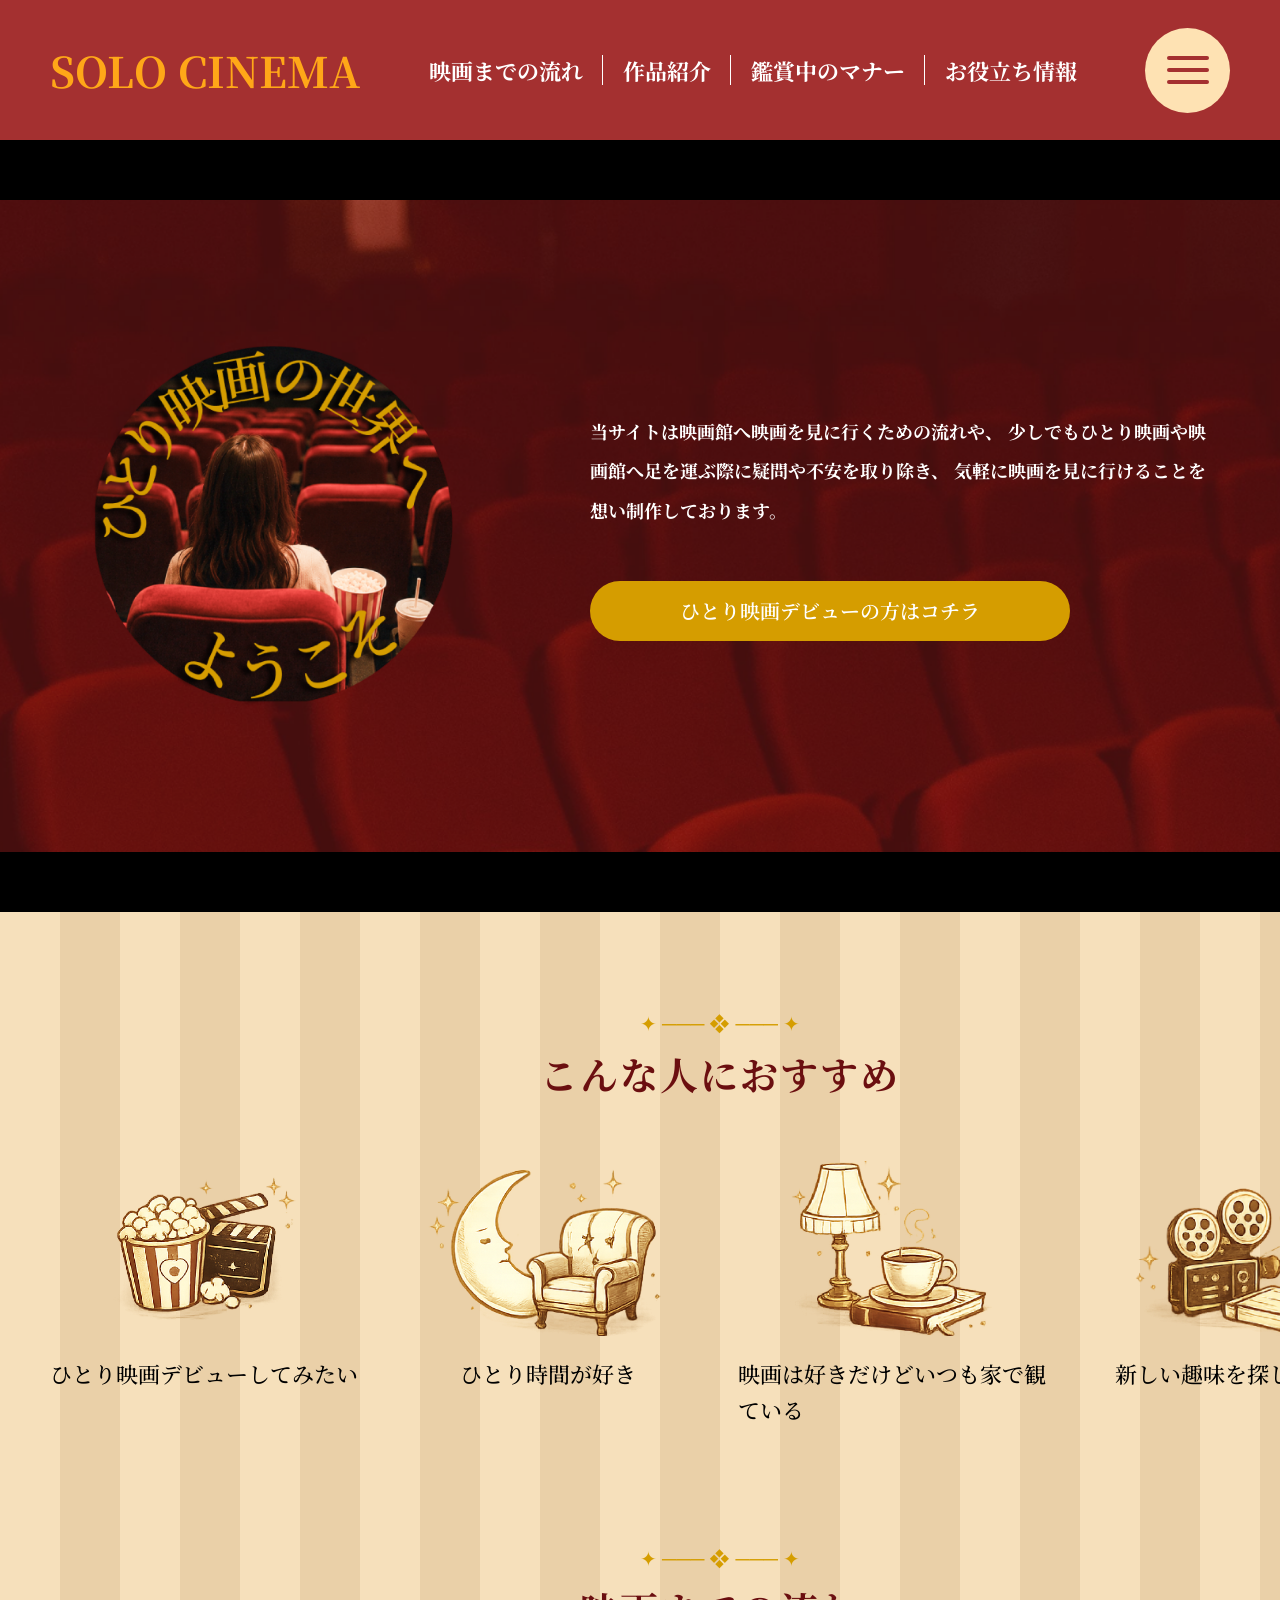
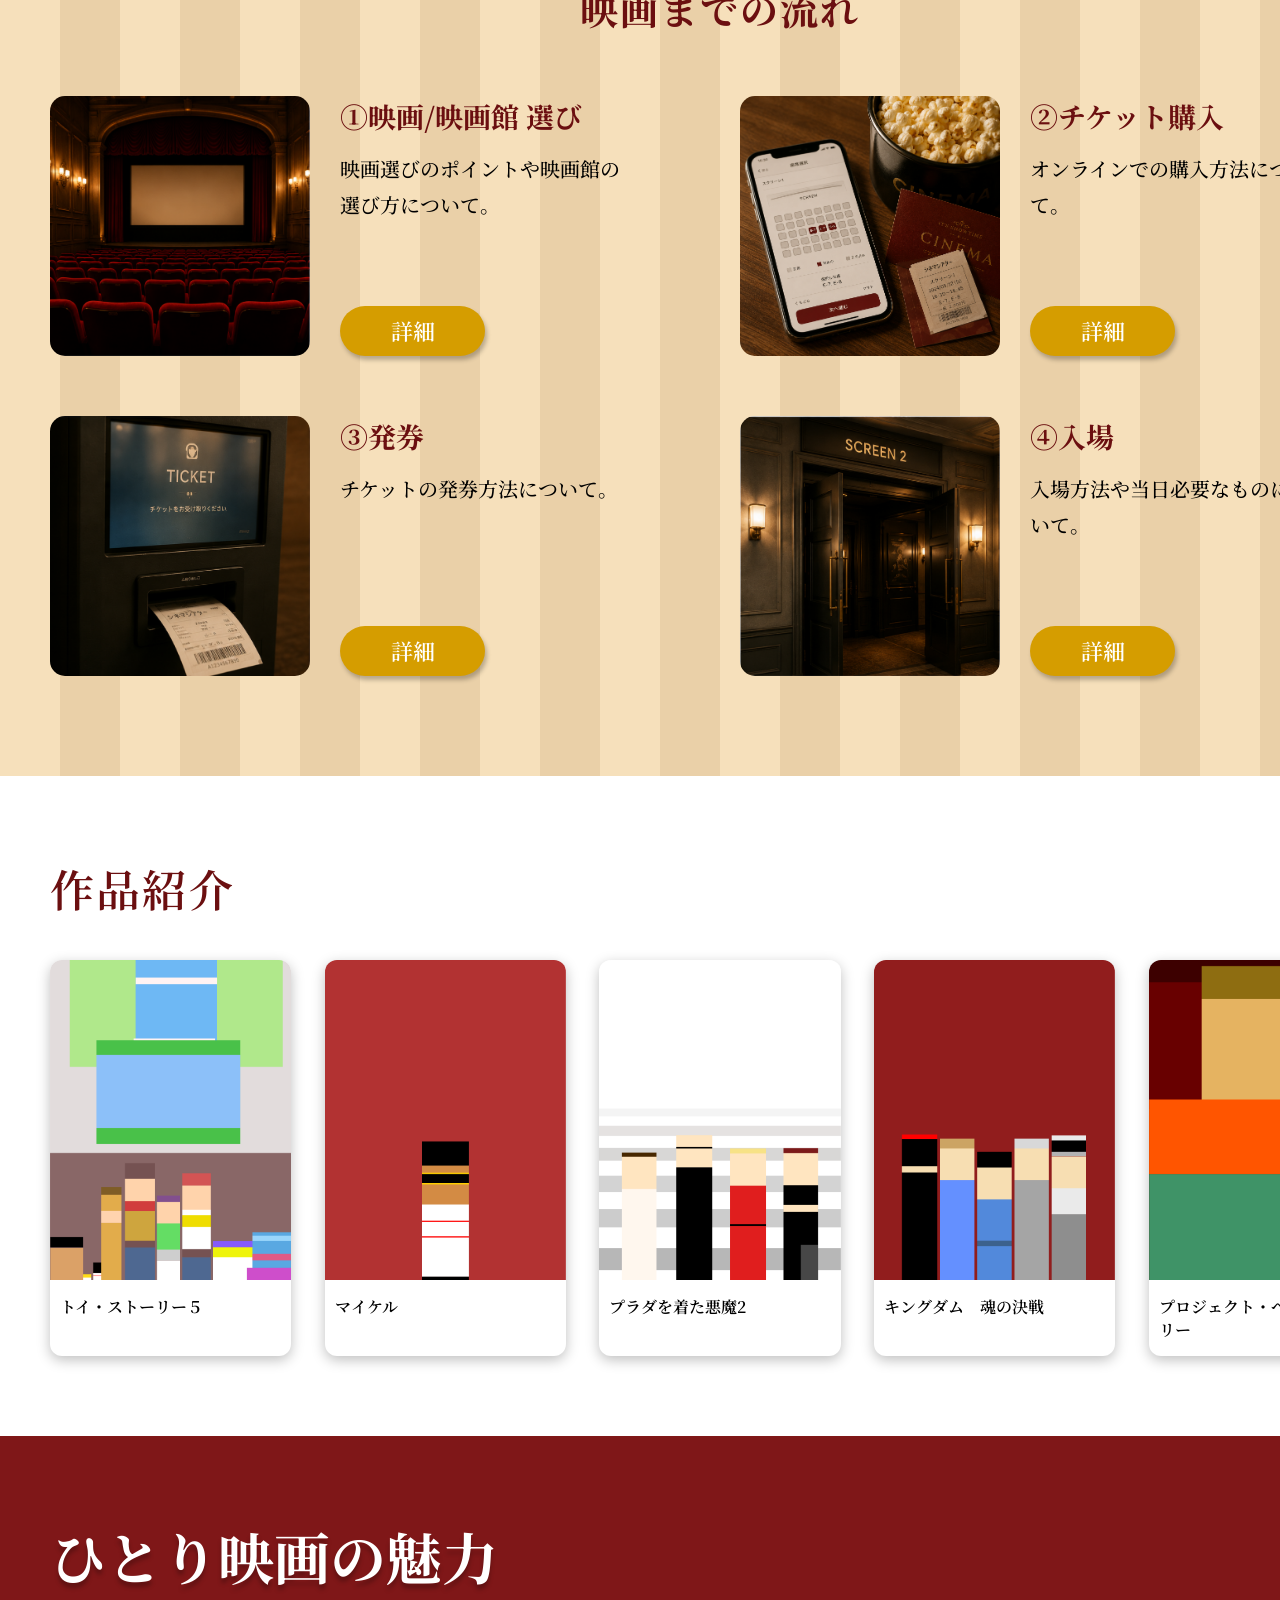
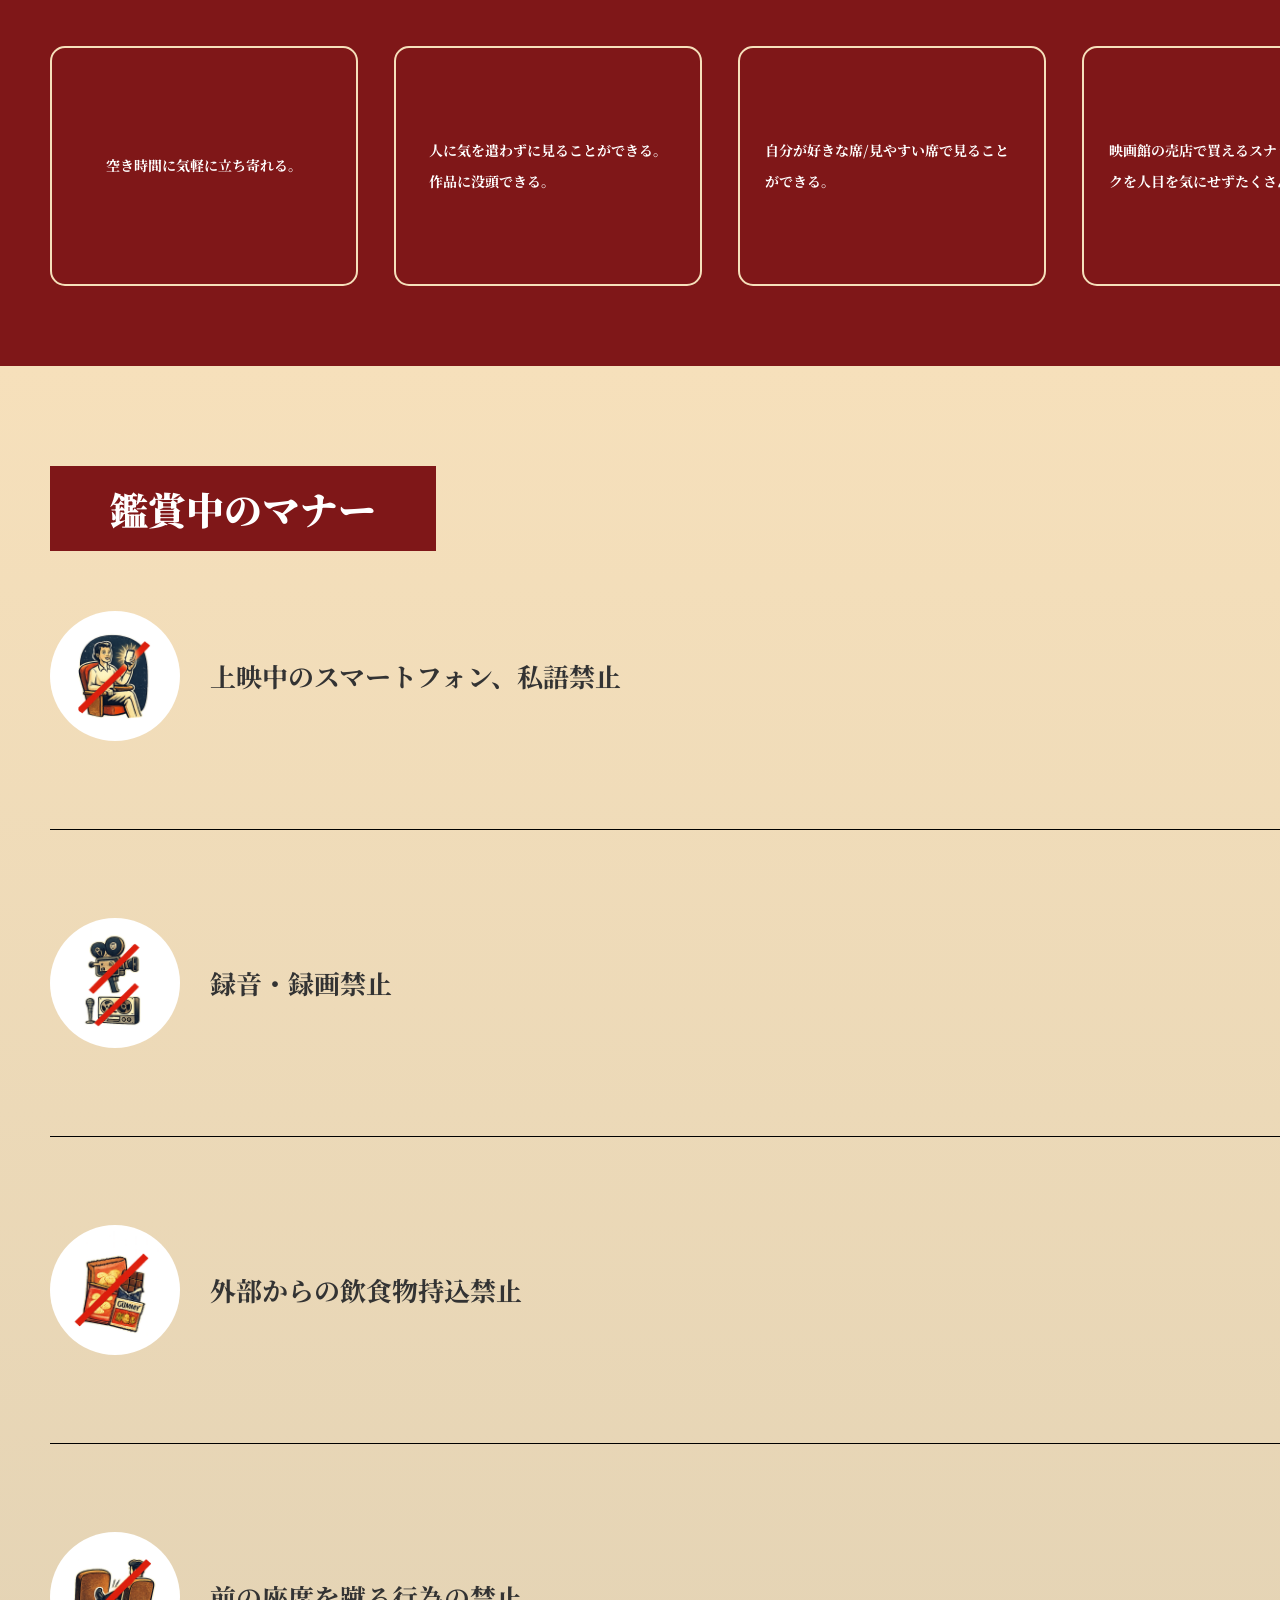
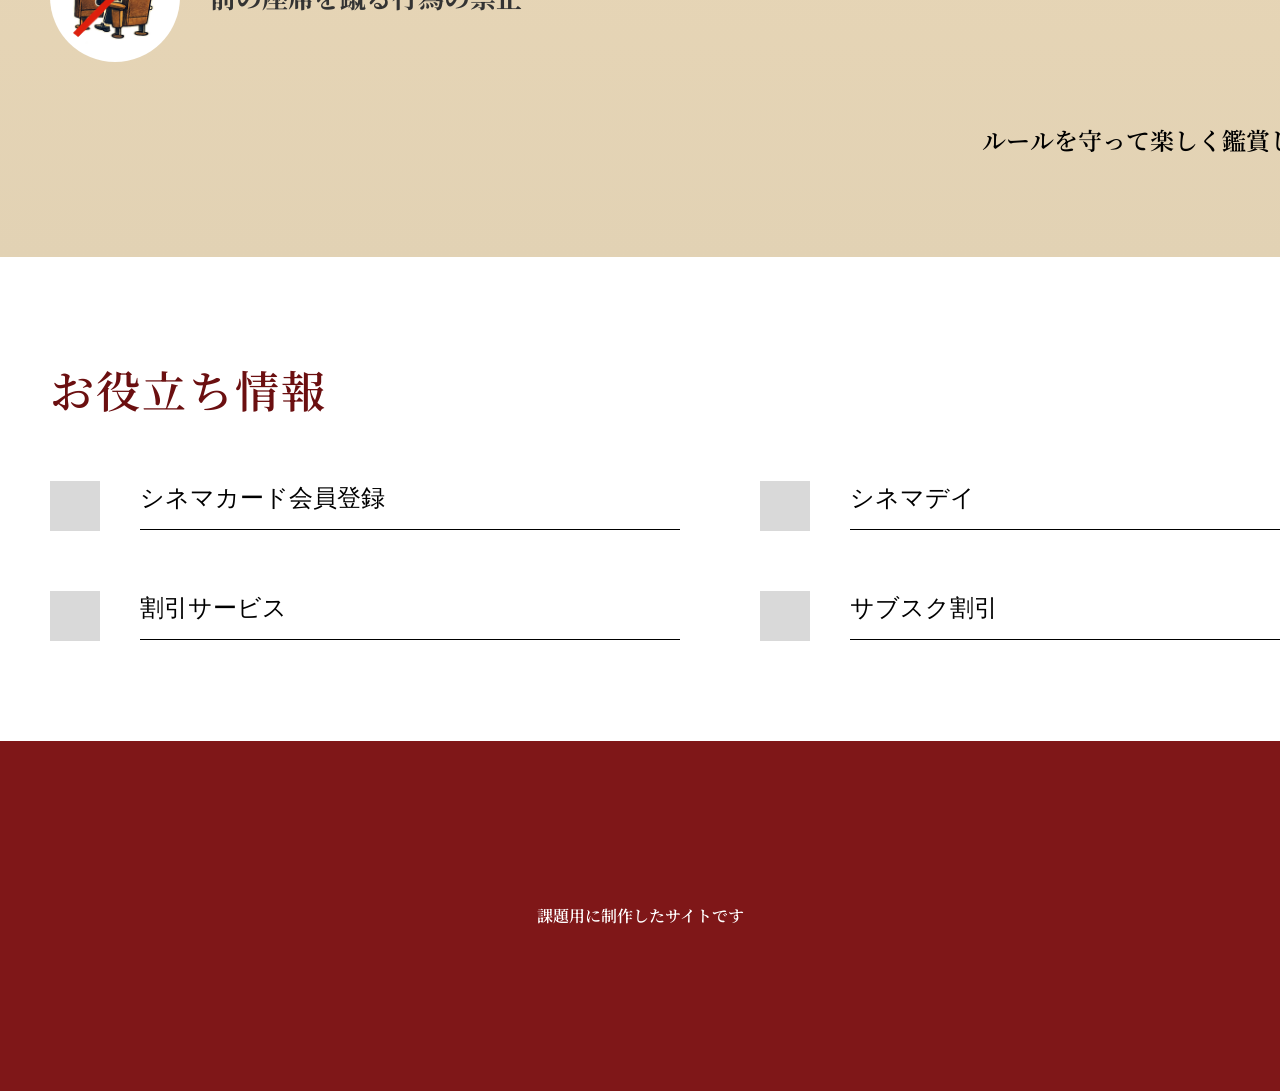
<file: index.html>
<!DOCTYPE html>
<html lang="ja">
<head>
    <meta charset="UTF-8">
    <meta name="viewport" content="width=device-width, initial-scale=1.0">
    <title>ひとり映画の世界へようこそ</title>
    <link rel="stylesheet" href="style.css">
    <!-- Google Fonts からフォントを読み込み（明朝体とゴシック体） -->
    <link href="https://fonts.googleapis.com/css2?family=Noto+Serif+JP:wght@500;700&family=Inter:wght@400;600&display=swap" rel="stylesheet">
</head>
<body>

    <!-- ヘッダー（最上部の赤いバー） -->
    <header class="site-header">
        <div class="header-inner">
            <h1 class="site-logo">SOLO CINEMA</h1>
            <nav class="header-nav">

                <a href="#flow">映画までの流れ</a>
                <a href="#movies">作品紹介</a>
                <a href="#manner">鑑賞中のマナー</a>
                <a href="#info">お役立ち情報</a>
                
            </nav>
            <button class="hamburger-menu" aria-label="メニューを開く">
                <span></span>
                <span></span>
                <span></span>
            </button>
        </div>

<!-- スライドドロワーメニュー -->
            <div class="drawer-menu">
                <button class="drawer-close" aria-label="メニューを閉じる">×</button>
                <ul class="drawer-nav-list">
                    <li><a href="index.html">ホーム</a></li>
                    <li><a href="movie.html">映画選び</a></li>
                    <li><a href="ticket.html">チケット購入</a></li>
                    <li><a href="ticketing.html">発券</a></li>
                    <li><a href="adomission.html">入場</a></li>
                </ul>
            </div>
            <!-- オーバーレイ（背景の暗がり） -->
            <div class="drawer-overlay"></div>
            <!-- ▲ ここまで追加 ▲ -->
        </div>

    </header>

    <!-- メインビジュアル（丸い画像とメッセージ） -->
    <section class="hero-section">
        <div class="hero-inner">


            <div class="hero-circle-image">
                <!-- ここにシアターの丸いメイン画像が入ります -->
                <img src="images/ellipse.png" alt="ひとり映画の世界へようこそ">
                
            </div>

            <div class="hero-content">
                <p class="hero-lead-text">
                    当サイトは映画館へ映画を見に行くための流れや、
                    少しでもひとり映画や映画館へ足を運ぶ際に疑問や不安を取り除き、
                    気軽に映画を見に行けることを想い制作しております。
                </p>
                <a href="#flow" class="btn-cta">ひとり映画デビューの方はコチラ</a>
            </div>
        </div>
    </section>

    <!-- ストライプ背景の共通コンテナ（「おすすめ」と「流れ」を包む） -->
    <div class="stripe-bg-container">
        
        <!-- こんな人におすすめセクション -->
        <section class="recommend-section">
            <div class="section-decor-header">
                <div class="ornament-line"></div>
                <h2 class="section-title-serif">こんな人におすすめ</h2>
            </div>
            

            
            <div class="recommend-grid">
                <div class="recommend-card">
                    <img src="images/illust1.png" alt="ひとり映画デビュー" class="recommend-img">
                    <p class="recommend-txt">ひとり映画デビューしてみたい</p>
                </div>
                <div class="recommend-card">
                    <img src="images/illust2.png" alt="ひとり時間が好き" class="recommend-img">
                    <p class="recommend-txt">ひとり時間が好き</p>
                </div>
                <div class="recommend-card">
                    <img src="images/illust3.png" alt="家観賞が多い" class="recommend-img">
                    <p class="recommend-txt">映画は好きだけどいつも家で観ている</p>
                </div>
                <div class="recommend-card">
                    <img src="images/illust4.png" alt="新しい趣味" class="recommend-img">
                    <p class="recommend-txt">新しい趣味を探している</p>
                </div>
            </div>
        </section>

        <!-- 映画までの流れセクション -->
        <section id="flow" class="flow-section">
            <div class="section-decor-header">
                <div class="ornament-line"></div>
                <h2 class="section-title-serif">映画までの流れ</h2>
            </div>

            <div class="flow-grid">
                <!-- ステップ1 -->
                <div class="flow-item">
                    <div class="flow-media">
                        <img src="images/eiga.png" alt="映画・映画館選び" class="flow-img">
                    </div>
                    <div class="flow-body">
                        <h3 class="flow-step-title">①映画/映画館 選び</h3>
                        <p class="flow-step-desc">映画選びのポイントや映画館の選び方について。</p>
                        <a href="movie.html" class="btn-detail">詳細</a>
                    </div>
                </div>
                <!-- ステップ2 -->
                <div class="flow-item">
                    <div class="flow-media">
                        <img src="images/zaseki.png" alt="チケット購入" class="flow-img">
                    </div>
                    <div class="flow-body">
                        <h3 class="flow-step-title">②チケット購入</h3>
                        <p class="flow-step-desc">オンラインでの購入方法について。</p>
                        <a href="ticket.html" class="btn-detail">詳細</a>
                    </div>
                </div>
                <!-- ステップ3 -->
                <div class="flow-item">
                    <div class="flow-media">
                        <img src="images/ticket.png" alt="発券" class="flow-img">
                    </div>
                    <div class="flow-body">
                        <h3 class="flow-step-title">③発券</h3>
                        <p class="flow-step-desc">チケットの発券方法について。</p>
                        <a href="ticketing.html" class="btn-detail">詳細</a>
                    </div>
                </div>
                <!-- ステップ4 -->
                <div class="flow-item">
                    <div class="flow-media">
                        <img src="images/ni.png" alt="入場" class="flow-img">
                    </div>
                    <div class="flow-body">
                        <h3 class="flow-step-title">④入場</h3>
                        <p class="flow-step-desc">入場方法や当日必要なものについて。</p>
                        <a href="adomission.html" class="btn-detail">詳細</a>
                    </div>
                </div>
            </div>
        </section>
    </div>

    <!-- 作品紹介セクション -->
    <section id="movies" class="movies-section">
        <div class="section-simple-header">
            <h2 class="section-title-serif text-left">作品紹介</h2>
        </div>
        
        <div class="movie-slider-container">
            <!-- 各作品カード -->
<div class="movie-card">
    <a href="toy.html" class="movie-link">
        <img src="images/toy5.png" alt="トイ・ストーリー5" class="movie-img">
        <h3 class="movie-title">トイ・ストーリー５</h3>
    </a>
</div>

<div class="movie-card">
    <a href="michael.html" class="movie-link">
        <img src="images/michael2.png" alt="マイケル" class="movie-img">
        <h3 class="movie-title">マイケル</h3>
    </a>
</div>

<div class="movie-card">
    <a href="purada.html" class="movie-link">
        <img src="images/purada2.png" alt="プラダを着た悪魔2" class="movie-img">
        <h3 class="movie-title">プラダを着た悪魔2</h3>
    </a>
</div>

<div class="movie-card">
    <a href="kingdom.html" class="movie-link">
        <img src="images/kingdom5.png" alt="ダミー作品" class="movie-img">
        <h3 class="movie-title">キングダム　魂の決戦</h3>
    </a>
</div>

<div class="movie-card">
    <a href="heiru.html" class="movie-link">
        <img src="images/heiru.png" alt="ダミー作品" class="movie-img">
        <h3 class="movie-title">プロジェクト・へイル・メアリー</h3>
    </a>
</div>
        </div>
        

    </section>

    <!-- ひとり映画の魅力セクション（深い赤背景） -->
    <section class="charm-section">
        <div class="charm-inner">
            <h2 class="charm-main-title">ひとり映画の魅力</h2>
            
            <div class="charm-grid">
                <div class="charm-box">
                    <p class="charm-txt">空き時間に気軽に立ち寄れる。</p>
                </div>
                <div class="charm-box">
                    <p class="charm-txt">人に気を遣わずに見ることができる。<br>作品に没頭できる。</p>
                </div>
                <div class="charm-box">
                    <p class="charm-txt">自分が好きな席/見やすい席で見ることができる。</p>
                </div>
                <div class="charm-box">
                    <p class="charm-txt">映画館の売店で買えるスナックやドリンクを人目を気にせずたくさん食べれる。</p>
                </div>
            </div>
        </div>
    </section>

    <!-- 鑑賞中のマナーセクション（波打つようなグラデーション背景部分） -->
<section id="manner" class="manner-section">
        <div class="manner-inner">
            <div class="manner-ribbon-title">鑑賞中のマナー</div>
            
            <!-- マナーのリスト項目 -->
            <div class="manner-list">
                <div class="manner-item">
                    <div class="manner-circle-icon">
                        <img src="images/manner1.png">
                      
                    </div>
                      <p class="manner-text">上映中のスマートフォン、私語禁止</p>
                    <div class="manner-line-border"></div>
                </div>
                <hr class="manner-hr">
                <div class="manner-item">
                    <div class="manner-circle-icon">
                        <img src="images/manner2.png">
                    </div>
                     <p class="manner-text">録音・録画禁止</p>
                    <div class="manner-line-border"></div>
                </div>
                <hr class="manner-hr">
                <div class="manner-item">
                    <div class="manner-circle-icon">
                        <img src="images/manner3.png">
                    </div>
                     <p class="manner-text">外部からの飲食物持込禁止</p>
                    <div class="manner-line-border"></div>
                </div>
                <hr class="manner-hr">
                <div class="manner-item">
                    <div class="manner-circle-icon">
                        <img src="images/manner4.png">
                    </div>
                     <p class="manner-text">前の座席を蹴る行為の禁止</p>
                    <div class="manner-line-border"></div>
                </div>
            </div>
            
            <p class="manner-footer-note">ルールを守って楽しく鑑賞しましょう</p>
        </div>
    </section>

    <!-- お役立ち情報セクション -->
    <section id="info" class="info-section">
        <div class="section-simple-header">
            <h2 class="section-title-serif text-left">お役立ち情報</h2>
        </div>
        
        <div class="info-grid">
            <div class="info-row-item">
                <div class="info-thumb"></div>
                <div class="info-content">
                    <p class="info-title-text">シネマカード会員登録</p>
                    <div class="info-underline"></div>
                </div>
            </div>
            <div class="info-row-item">
                <div class="info-thumb"></div>
                <div class="info-content">
                    <p class="info-title-text">シネマデイ</p>
                    <div class="info-underline"></div>
                </div>
            </div>
            <div class="info-row-item">
                <div class="info-thumb"></div>
                <div class="info-content">
                    <p class="info-title-text">割引サービス</p>
                    <div class="info-underline"></div>
                </div>
            </div>
            <div class="info-row-item">
                <div class="info-thumb"></div>
                <div class="info-content">
                    <p class="info-title-text">サブスク割引</p>
                    <div class="info-underline"></div>
                </div>
            </div>
        </div>
        

    </section>

    

    <!-- フッター（最下部のグレー帯） -->
    <footer class="site-footer">
        <p class="footer-copyright">課題用に制作したサイトです</p>
    </footer>



<script>
document.addEventListener('DOMContentLoaded', () => {
    const cards = document.querySelectorAll('.movie-card');
    const container = document.querySelector('.movie-slider-container');

    cards.forEach((card, index) => {
        card.addEventListener('click', () => {
            // クリックしたカードの位置へスクロール移動
            const cardLeft = card.offsetLeft - container.offsetLeft;
            container.scrollTo({
                left: cardLeft,
                behavior: 'smooth'
            });
        });
    });
});


</script>
<script>
document.addEventListener('DOMContentLoaded', () => {
    const hamburgerBtn = document.querySelector('.hamburger-menu');
    const drawerMenu = document.querySelector('.drawer-menu');
    const drawerCloseBtn = document.querySelector('.drawer-close');
    const drawerOverlay = document.querySelector('.drawer-overlay');
    const drawerLinks = document.querySelectorAll('.drawer-nav-list a');

    // メニューを開く関数
    const openMenu = () => {
        drawerMenu.classList.add('is-active');
        drawerOverlay.classList.add('is-active');
        document.body.style.overflow = 'hidden'; // 背景スクロール固定
    };

    // メニューを閉じる関数
    const closeMenu = () => {
        drawerMenu.classList.remove('is-active');
        drawerOverlay.classList.remove('is-active');
        document.body.style.overflow = ''; // スクロール解除
    };

    // イベント設定
    hamburgerBtn.addEventListener('click', openMenu);
    drawerCloseBtn.addEventListener('click', closeMenu);
    drawerOverlay.addEventListener('click', closeMenu);

    // リンクをクリックした際も自動で閉じる
    drawerLinks.forEach(link => {
        link.addEventListener('click', closeMenu);
    });
});
</script>
</body>
</html>
</file>
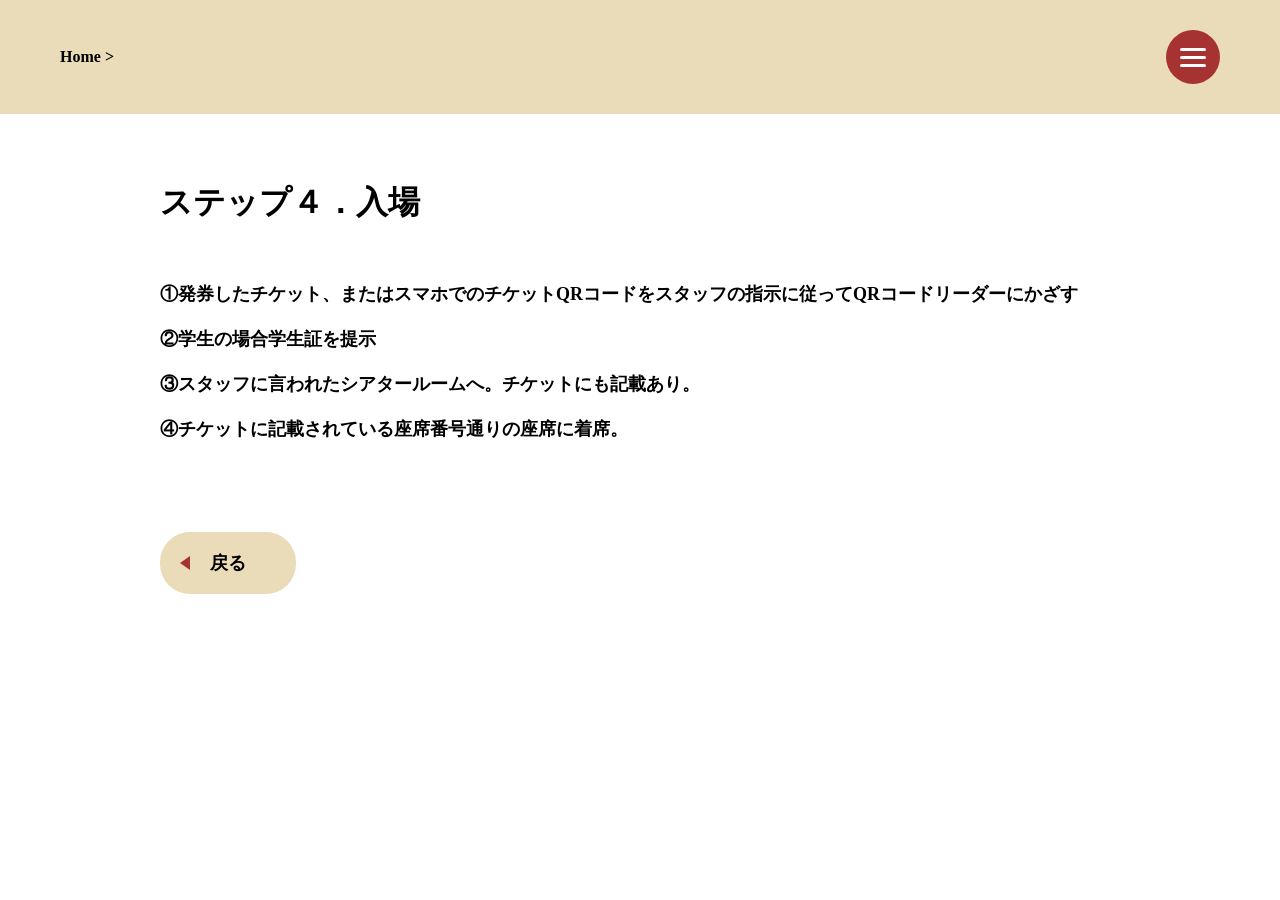
<file: adomission.html>
<!DOCTYPE html>
<html lang="ja">
<head>
    <meta charset="UTF-8">
    <title>ステップ4. 入場</title>
    <link rel="stylesheet" href="flow.css">
</head>
<body>

    <header class="page-header">
        <div class="breadcrumb">
            <a href="index.html">Home</a> &gt;</div>
              <button class="hamburger-menu"aria-label="メニューを開ける">
            <span></span>
            <span></span>
            <span></span>
        </button>
        <!-- スライドドロワーメニュー -->
      <div class="drawer-menu">
        <button class="drawer-close" aria-label="メニューを閉じる">×</button>
        <ul class="drawer-nav-list">
          <li><a href="index.html">ホーム</a></li>
          <li><a href="movie.html">映画選び</a></li>
          <li><a href="ticket.html">チケット購入</a></li>
          <li><a href="ticketing.html">発券</a></li>
          <li><a href="adomission.html">入場</a></li>
        </ul>
      </div>
      <!-- オーバーレイ（背景の暗がり） -->
      <div class="drawer-overlay"></div>
    </header>

    <div class="container">
        <h1 class="step-title">ステップ４．入場</h1>

        <!-- シンプルな縦並びリスト -->
        <div style="font-size: 18px; font-weight: bold; line-height: 2.5; margin-bottom: 60px;">
            <p>①発券したチケット、またはスマホでのチケットQRコードをスタッフの指示に従ってQRコードリーダーにかざす</p>
            <p>②学生の場合学生証を提示</p>
            <p>③スタッフに言われたシアタールームへ。チケットにも記載あり。</p>
            <p>④チケットに記載されている座席番号通りの座席に着席。</p>
        </div>

        <!-- 下部ボタン（戻るだけ） -->
        <div class="page-navigation">
            <a href="ticketing.html" class="nav-btn btn-prev">戻る</a>
        </div>
    </div>
    <script>
      document.addEventListener("DOMContentLoaded", () => {
        const hamburgerBtn = document.querySelector(".hamburger-menu");
        const drawerMenu = document.querySelector(".drawer-menu");
        const drawerCloseBtn = document.querySelector(".drawer-close");
        const drawerOverlay = document.querySelector(".drawer-overlay");
        const drawerLinks = document.querySelectorAll(".drawer-nav-list a");

        // メニューを開く関数
        const openMenu = () => {
          drawerMenu.classList.add("is-active");
          drawerOverlay.classList.add("is-active");
          document.body.style.overflow = "hidden"; // 背景スクロール固定
        };

        // メニューを閉じる関数
        const closeMenu = () => {
          drawerMenu.classList.remove("is-active");
          drawerOverlay.classList.remove("is-active");
          document.body.style.overflow = ""; // スクロール解除
        };

        // イベント設定
        hamburgerBtn.addEventListener("click", openMenu);
        drawerCloseBtn.addEventListener("click", closeMenu);
        drawerOverlay.addEventListener("click", closeMenu);

        // リンクをクリックした際も自動で閉じる
        drawerLinks.forEach((link) => {
          link.addEventListener("click", closeMenu);
        });
      });
    </script>
</body>
</html>
</file>
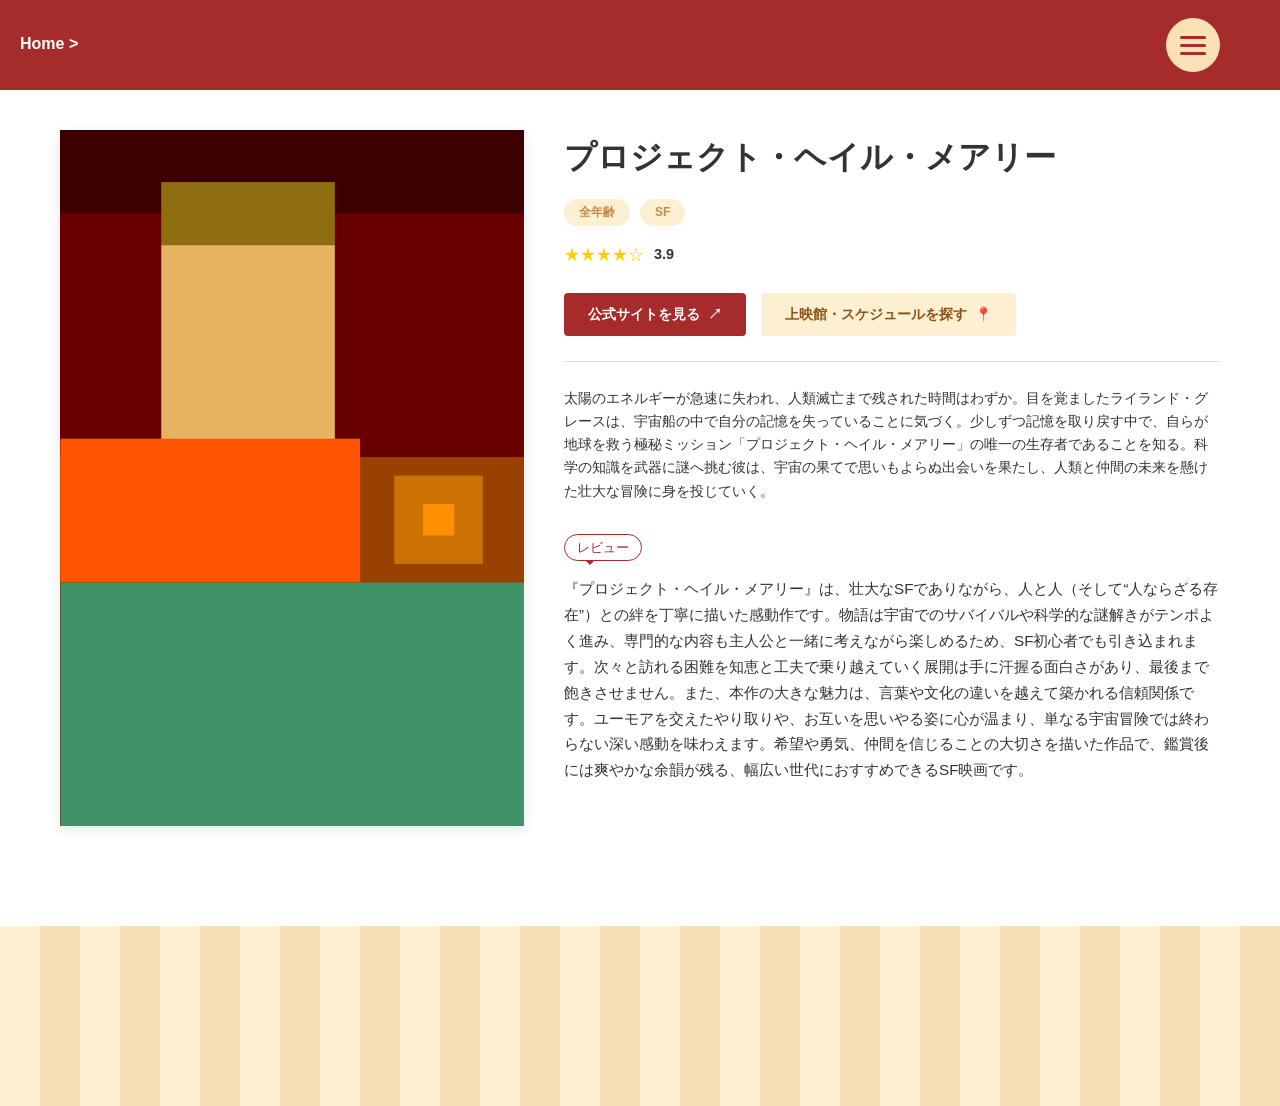
<file: heiru.html>
<!DOCTYPE html>
<html lang="ja">
<head>
  <meta charset="UTF-8">
  <meta name="viewport" content="width=device-width, initial-scale=1.0">
  <title>プロジェクト・ヘイル・メアリー - 映画詳細</title>
  <link rel="stylesheet" href="movies.css">
</head>
<body>

  <!-- ヘッダーエリア -->
  <header class="site-header">
    <div class="breadcrumb">
    <a href="index.html">Home</a> &gt;
  </div>
    <div class="header-inner">
      <button class="menu-btn hamburger-menu" aria-label="メニューを開く">
        <span></span>
        <span></span>
        <span></span>
      </button>
    </div>
    <!-- スライドドロワーメニュー -->
    <div class="drawer-menu">
      <button class="drawer-close" aria-label="メニューを閉じる">×</button>
      <ul class="drawer-nav-list">
        <li><a href="index.html">ホーム</a></li>
        <li><a href="movie.html">映画選び</a></li>
        <li><a href="ticket.html">チケット購入</a></li>
        <li><a href="ticketing.html">発券</a></li>
        <li><a href="adomission.html">入場</a></li>
      </ul>
    </div>
    <!-- オーバーレイ（背景の暗がり） -->
    <div class="drawer-overlay"></div>
  </header>

  <!-- メインコンテンツ -->
  <main class="main-content">
    <div class="container">
      
      <!-- 映画メイン情報セクション -->
      <section class="movie-intro">
        <!-- 左側：ポスタービジュアル -->
        <div class="movie-poster">
          <img src="images/heiru.png" alt="プロジェクト・ヘイル・メアリー ポスター">
        </div>
        
        <!-- 右側：テキスト詳細情報 -->
        <div class="movie-detail">
          <h1 class="movie-title">プロジェクト・ヘイル・メアリー</h1>
          
          <div class="tag-container">

            <span class="tag">全年齢</span>
             <span class="tag">SF</span>
          </div>
          
          <div class="rating-container">
            <div class="stars">★★★★☆</div>
            <span class="rating-score">3.9</span>
          </div>
          
          <div class="action-buttons">
            <a href="https://projecthm.movie/" class="btn btn-primary">公式サイトを見る <span class="icon">↗</span></a>
            <a href="https://eiga.com/movie/104209/theater/" class="btn btn-secondary">上映館・スケジュールを探す <span class="icon">📍</span></a>
          </div>
          
          <p class="movie-summary">
           太陽のエネルギーが急速に失われ、人類滅亡まで残された時間はわずか。目を覚ましたライランド・グレースは、宇宙船の中で自分の記憶を失っていることに気づく。少しずつ記憶を取り戻す中で、自らが地球を救う極秘ミッション「プロジェクト・ヘイル・メアリー」の唯一の生存者であることを知る。科学の知識を武器に謎へ挑む彼は、宇宙の果てで思いもよらぬ出会いを果たし、人類と仲間の未来を懸けた壮大な冒険に身を投じていく。 

          </p>
          
          <div class="review-section">
            <span class="review-badge">レビュー</span>
            <p class="review-text">
             『プロジェクト・ヘイル・メアリー』は、壮大なSFでありながら、人と人（そして“人ならざる存在”）との絆を丁寧に描いた感動作です。物語は宇宙でのサバイバルや科学的な謎解きがテンポよく進み、専門的な内容も主人公と一緒に考えながら楽しめるため、SF初心者でも引き込まれます。次々と訪れる困難を知恵と工夫で乗り越えていく展開は手に汗握る面白さがあり、最後まで飽きさせません。また、本作の大きな魅力は、言葉や文化の違いを越えて築かれる信頼関係です。ユーモアを交えたやり取りや、お互いを思いやる姿に心が温まり、単なる宇宙冒険では終わらない深い感動を味わえます。希望や勇気、仲間を信じることの大切さを描いた作品で、鑑賞後には爽やかな余韻が残る、幅広い世代におすすめできるSF映画です。
            </p>
          </div>
        </div>
      </section>



    </div>
  </main>

  <!-- フッター（ストライプ背景） -->
  <footer class="site-footer"></footer>

  <!-- メニュー開閉用JavaScript -->
  <script>
    document.addEventListener("DOMContentLoaded", () => {
      const hamburgerBtn = document.querySelector(".hamburger-menu");
      const drawerMenu = document.querySelector(".drawer-menu");
      const drawerCloseBtn = document.querySelector(".drawer-close");
      const drawerOverlay = document.querySelector(".drawer-overlay");
      const drawerLinks = document.querySelectorAll(".drawer-nav-list a");

      // メニューを開く関数
      const openMenu = () => {
        drawerMenu.classList.add("is-active");
        drawerOverlay.classList.add("is-active");
        document.body.style.overflow = "hidden"; // 背景スクロール固定
      };

      // メニューを閉じる関数
      const closeMenu = () => {
        drawerMenu.classList.remove("is-active");
        drawerOverlay.classList.remove("is-active");
        document.body.style.overflow = ""; // スクロール解除
      };

      // イベント設定
      if (hamburgerBtn) hamburgerBtn.addEventListener("click", openMenu);
      if (drawerCloseBtn) drawerCloseBtn.addEventListener("click", closeMenu);
      if (drawerOverlay) drawerOverlay.addEventListener("click", closeMenu);

      // リンククリック時に自動で閉じる
      drawerLinks.forEach((link) => {
        link.addEventListener("click", closeMenu);
      });
    });
  </script>
</body>
</html>
</file>
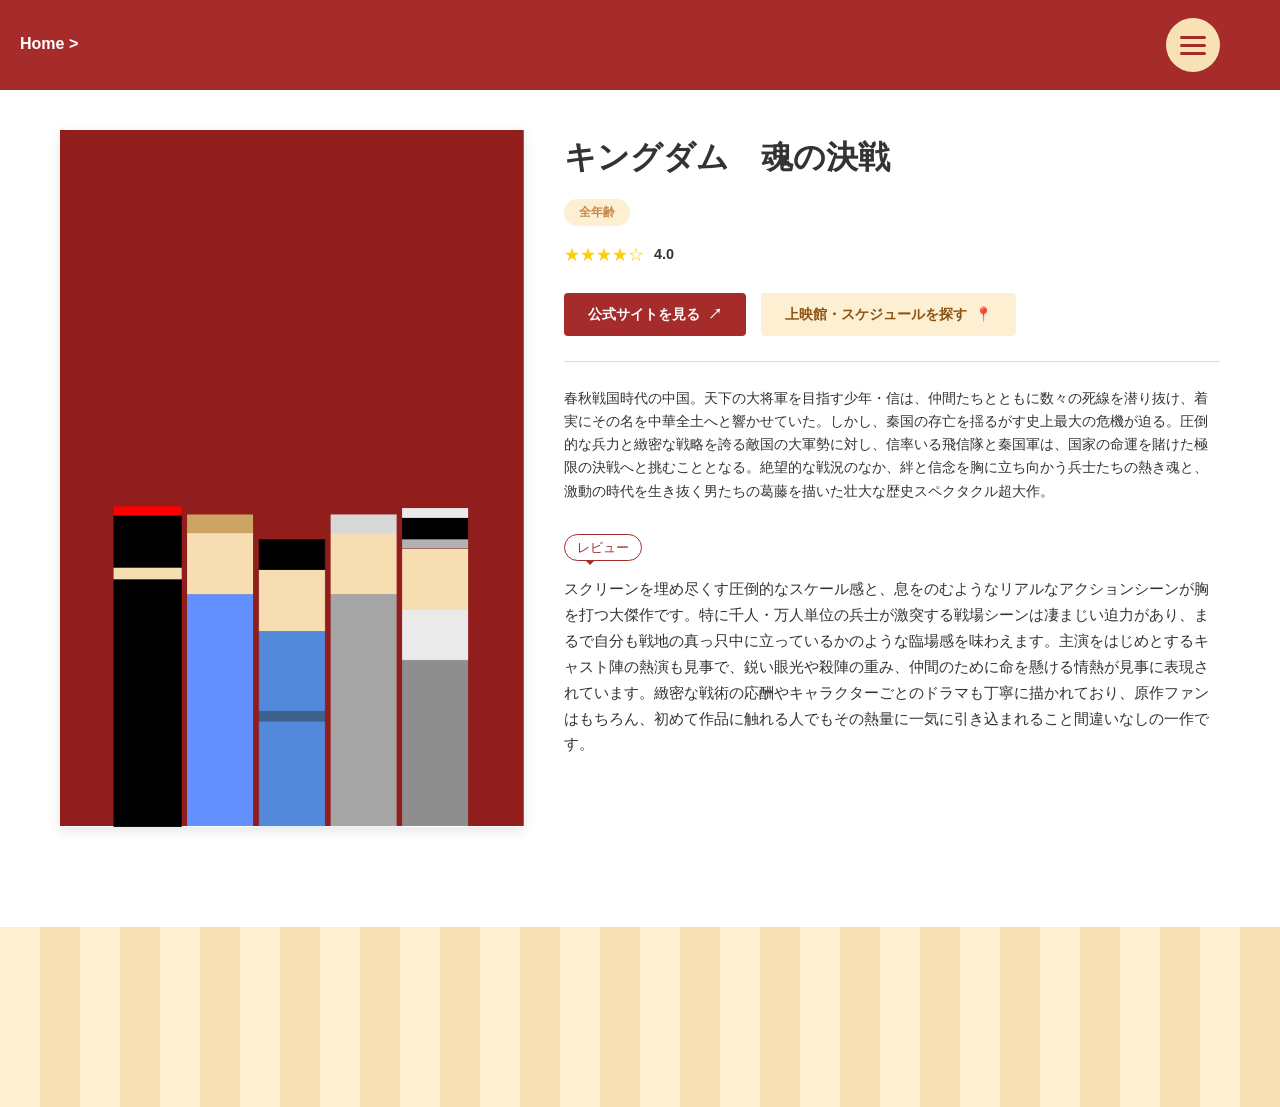
<file: kingdom.html>
<!DOCTYPE html>
<html lang="ja">
<head>
  <meta charset="UTF-8">
  <meta name="viewport" content="width=device-width, initial-scale=1.0">
  <title>キングダム　魂の決戦 - 映画詳細</title>
  <link rel="stylesheet" href="movies.css">
</head>
<body>

  <!-- ヘッダーエリア -->
  <header class="site-header">
    <div class="breadcrumb">
    <a href="index.html">Home</a> &gt;
  </div>
    <div class="header-inner">
      <button class="menu-btn hamburger-menu" aria-label="メニューを開く">
        <span></span>
        <span></span>
        <span></span>
      </button>
    </div>
    <!-- スライドドロワーメニュー -->
    <div class="drawer-menu">
      <button class="drawer-close" aria-label="メニューを閉じる">×</button>
      <ul class="drawer-nav-list">
        <li><a href="index.html">ホーム</a></li>
        <li><a href="movie.html">映画選び</a></li>
        <li><a href="ticket.html">チケット購入</a></li>
        <li><a href="ticketing.html">発券</a></li>
        <li><a href="adomission.html">入場</a></li>
      </ul>
    </div>
    <!-- オーバーレイ（背景の暗がり） -->
    <div class="drawer-overlay"></div>
  </header>

  <!-- メインコンテンツ -->
  <main class="main-content">
    <div class="container">
      
      <!-- 映画メイン情報セクション -->
      <section class="movie-intro">
        <!-- 左側：ポスタービジュアル -->
        <div class="movie-poster">
          <img src="images/kingdom5.png" alt="Michael マイケル ポスター">
        </div>
        
        <!-- 右側：テキスト詳細情報 -->
        <div class="movie-detail">
          <h1 class="movie-title">キングダム　魂の決戦</h1>
          
          <div class="tag-container">

            <span class="tag">全年齢</span>
          </div>
          
          <div class="rating-container">
            <div class="stars">★★★★☆</div>
            <span class="rating-score">4.0</span>
          </div>
          
          <div class="action-buttons">
            <a href="https://kingdom-the-movie.jp/" class="btn btn-primary">公式サイトを見る <span class="icon">↗</span></a>
            <a href="https://eiga.com/movie/104266/theater/" class="btn btn-secondary">上映館・スケジュールを探す <span class="icon">📍</span></a>
          </div>
          
          <p class="movie-summary">
           春秋戦国時代の中国。天下の大将軍を目指す少年・信は、仲間たちとともに数々の死線を潜り抜け、着実にその名を中華全土へと響かせていた。しかし、秦国の存亡を揺るがす史上最大の危機が迫る。圧倒的な兵力と緻密な戦略を誇る敵国の大軍勢に対し、信率いる飛信隊と秦国軍は、国家の命運を賭けた極限の決戦へと挑むこととなる。絶望的な戦況のなか、絆と信念を胸に立ち向かう兵士たちの熱き魂と、激動の時代を生き抜く男たちの葛藤を描いた壮大な歴史スペクタクル超大作。

          </p>
          
          <div class="review-section">
            <span class="review-badge">レビュー</span>
            <p class="review-text">
             スクリーンを埋め尽くす圧倒的なスケール感と、息をのむようなリアルなアクションシーンが胸を打つ大傑作です。特に千人・万人単位の兵士が激突する戦場シーンは凄まじい迫力があり、まるで自分も戦地の真っ只中に立っているかのような臨場感を味わえます。主演をはじめとするキャスト陣の熱演も見事で、鋭い眼光や殺陣の重み、仲間のために命を懸ける情熱が見事に表現されています。緻密な戦術の応酬やキャラクターごとのドラマも丁寧に描かれており、原作ファンはもちろん、初めて作品に触れる人でもその熱量に一気に引き込まれること間違いなしの一作です。
            </p>
          </div>
        </div>
      </section>



    </div>
  </main>

  <!-- フッター（ストライプ背景） -->
  <footer class="site-footer"></footer>

  <!-- メニュー開閉用JavaScript -->
  <script>
    document.addEventListener("DOMContentLoaded", () => {
      const hamburgerBtn = document.querySelector(".hamburger-menu");
      const drawerMenu = document.querySelector(".drawer-menu");
      const drawerCloseBtn = document.querySelector(".drawer-close");
      const drawerOverlay = document.querySelector(".drawer-overlay");
      const drawerLinks = document.querySelectorAll(".drawer-nav-list a");

      // メニューを開く関数
      const openMenu = () => {
        drawerMenu.classList.add("is-active");
        drawerOverlay.classList.add("is-active");
        document.body.style.overflow = "hidden"; // 背景スクロール固定
      };

      // メニューを閉じる関数
      const closeMenu = () => {
        drawerMenu.classList.remove("is-active");
        drawerOverlay.classList.remove("is-active");
        document.body.style.overflow = ""; // スクロール解除
      };

      // イベント設定
      if (hamburgerBtn) hamburgerBtn.addEventListener("click", openMenu);
      if (drawerCloseBtn) drawerCloseBtn.addEventListener("click", closeMenu);
      if (drawerOverlay) drawerOverlay.addEventListener("click", closeMenu);

      // リンククリック時に自動で閉じる
      drawerLinks.forEach((link) => {
        link.addEventListener("click", closeMenu);
      });
    });
  </script>
</body>
</html>
</file>
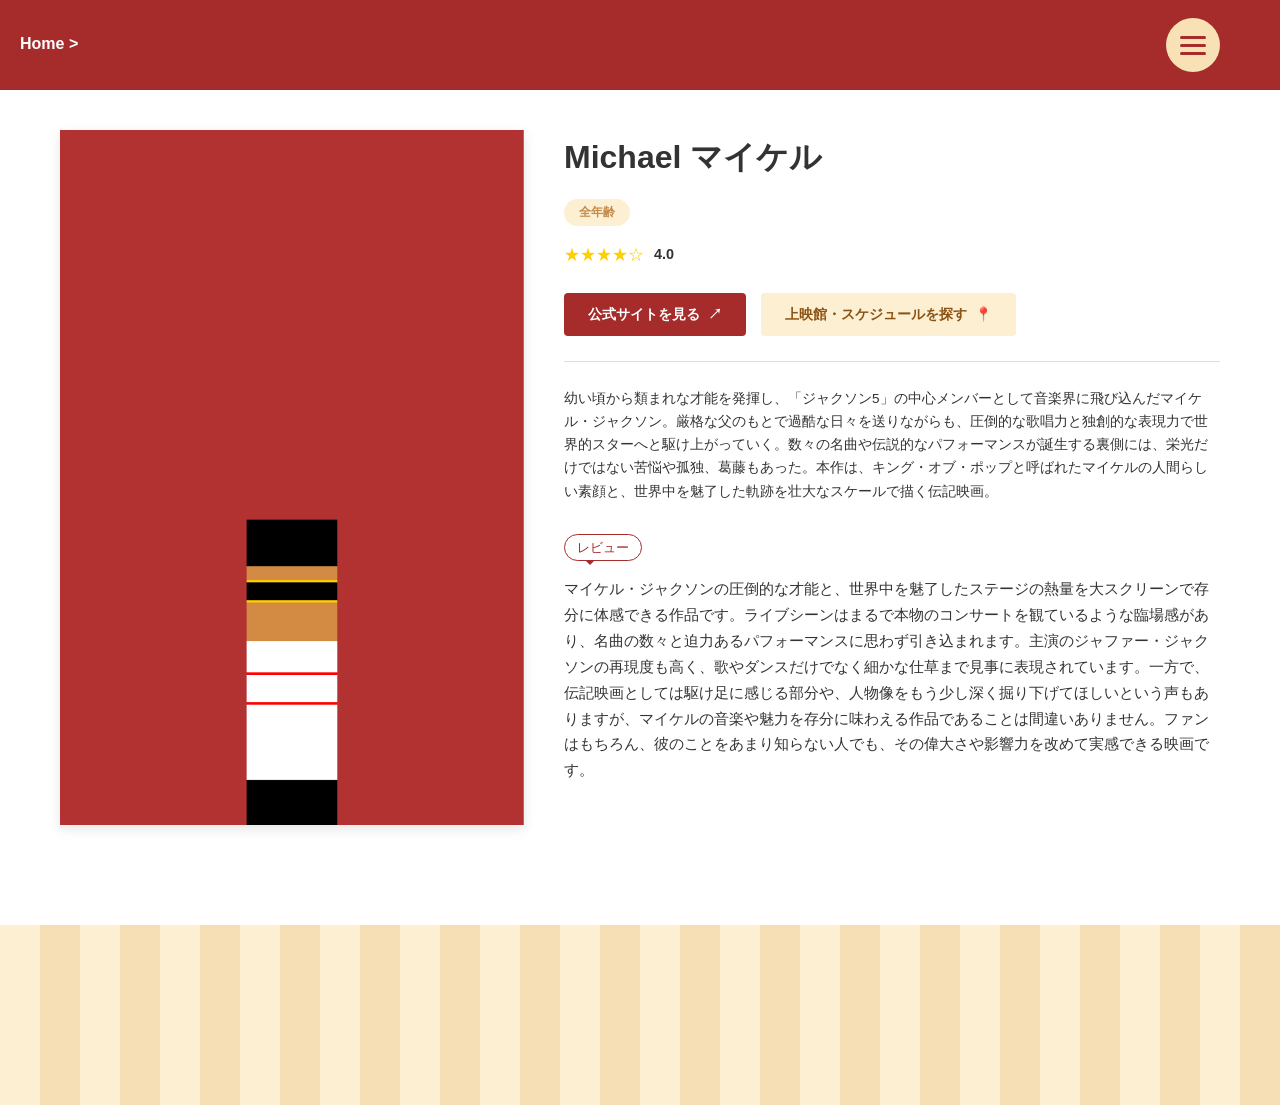
<file: michael.html>
<!DOCTYPE html>
<html lang="ja">
<head>
  <meta charset="UTF-8">
  <meta name="viewport" content="width=device-width, initial-scale=1.0">
  <title>Michael マイケル - 映画詳細</title>
  <link rel="stylesheet" href="movies.css">
</head>
<body>

  <!-- ヘッダーエリア -->
  <header class="site-header">
    <div class="breadcrumb">
    <a href="index.html">Home</a> &gt;
  </div>
    <div class="header-inner">
      <button class="menu-btn hamburger-menu" aria-label="メニューを開く">
        <span></span>
        <span></span>
        <span></span>
      </button>
    </div>
    <!-- スライドドロワーメニュー -->
    <div class="drawer-menu">
      <button class="drawer-close" aria-label="メニューを閉じる">×</button>
      <ul class="drawer-nav-list">
        <li><a href="index.html">ホーム</a></li>
        <li><a href="movie.html">映画選び</a></li>
        <li><a href="ticket.html">チケット購入</a></li>
        <li><a href="ticketing.html">発券</a></li>
        <li><a href="adomission.html">入場</a></li>
      </ul>
    </div>
    <!-- オーバーレイ（背景の暗がり） -->
    <div class="drawer-overlay"></div>
  </header>

  <!-- メインコンテンツ -->
  <main class="main-content">
    <div class="container">
      
      <!-- 映画メイン情報セクション -->
      <section class="movie-intro">
        <!-- 左側：ポスタービジュアル -->
        <div class="movie-poster">
          <img src="images/michael2.png" alt="Michael マイケル ポスター">
        </div>
        
        <!-- 右側：テキスト詳細情報 -->
        <div class="movie-detail">
          <h1 class="movie-title">Michael マイケル</h1>
          
          <div class="tag-container">

            <span class="tag">全年齢</span>
          </div>
          
          <div class="rating-container">
            <div class="stars">★★★★☆</div>
            <span class="rating-score">4.0</span>
          </div>
          
          <div class="action-buttons">
            <a href="https://www.michael-movie.jp/" class="btn btn-primary">公式サイトを見る <span class="icon">↗</span></a>
            <a href="https://eiga.com/movie/102093/theater" class="btn btn-secondary">上映館・スケジュールを探す <span class="icon">📍</span></a>
          </div>
          
          <p class="movie-summary">
           幼い頃から類まれな才能を発揮し、「ジャクソン5」の中心メンバーとして音楽界に飛び込んだマイケル・ジャクソン。厳格な父のもとで過酷な日々を送りながらも、圧倒的な歌唱力と独創的な表現力で世界的スターへと駆け上がっていく。数々の名曲や伝説的なパフォーマンスが誕生する裏側には、栄光だけではない苦悩や孤独、葛藤もあった。本作は、キング・オブ・ポップと呼ばれたマイケルの人間らしい素顔と、世界中を魅了した軌跡を壮大なスケールで描く伝記映画。 

          </p>
          
          <div class="review-section">
            <span class="review-badge">レビュー</span>
            <p class="review-text">
             マイケル・ジャクソンの圧倒的な才能と、世界中を魅了したステージの熱量を大スクリーンで存分に体感できる作品です。ライブシーンはまるで本物のコンサートを観ているような臨場感があり、名曲の数々と迫力あるパフォーマンスに思わず引き込まれます。主演のジャファー・ジャクソンの再現度も高く、歌やダンスだけでなく細かな仕草まで見事に表現されています。一方で、伝記映画としては駆け足に感じる部分や、人物像をもう少し深く掘り下げてほしいという声もありますが、マイケルの音楽や魅力を存分に味わえる作品であることは間違いありません。ファンはもちろん、彼のことをあまり知らない人でも、その偉大さや影響力を改めて実感できる映画です。
            </p>
          </div>
        </div>
      </section>



    </div>
  </main>

  <!-- フッター（ストライプ背景） -->
  <footer class="site-footer"></footer>

  <!-- メニュー開閉用JavaScript -->
  <script>
    document.addEventListener("DOMContentLoaded", () => {
      const hamburgerBtn = document.querySelector(".hamburger-menu");
      const drawerMenu = document.querySelector(".drawer-menu");
      const drawerCloseBtn = document.querySelector(".drawer-close");
      const drawerOverlay = document.querySelector(".drawer-overlay");
      const drawerLinks = document.querySelectorAll(".drawer-nav-list a");

      // メニューを開く関数
      const openMenu = () => {
        drawerMenu.classList.add("is-active");
        drawerOverlay.classList.add("is-active");
        document.body.style.overflow = "hidden"; // 背景スクロール固定
      };

      // メニューを閉じる関数
      const closeMenu = () => {
        drawerMenu.classList.remove("is-active");
        drawerOverlay.classList.remove("is-active");
        document.body.style.overflow = ""; // スクロール解除
      };

      // イベント設定
      if (hamburgerBtn) hamburgerBtn.addEventListener("click", openMenu);
      if (drawerCloseBtn) drawerCloseBtn.addEventListener("click", closeMenu);
      if (drawerOverlay) drawerOverlay.addEventListener("click", closeMenu);

      // リンククリック時に自動で閉じる
      drawerLinks.forEach((link) => {
        link.addEventListener("click", closeMenu);
      });
    });
  </script>
</body>
</html>
</file>
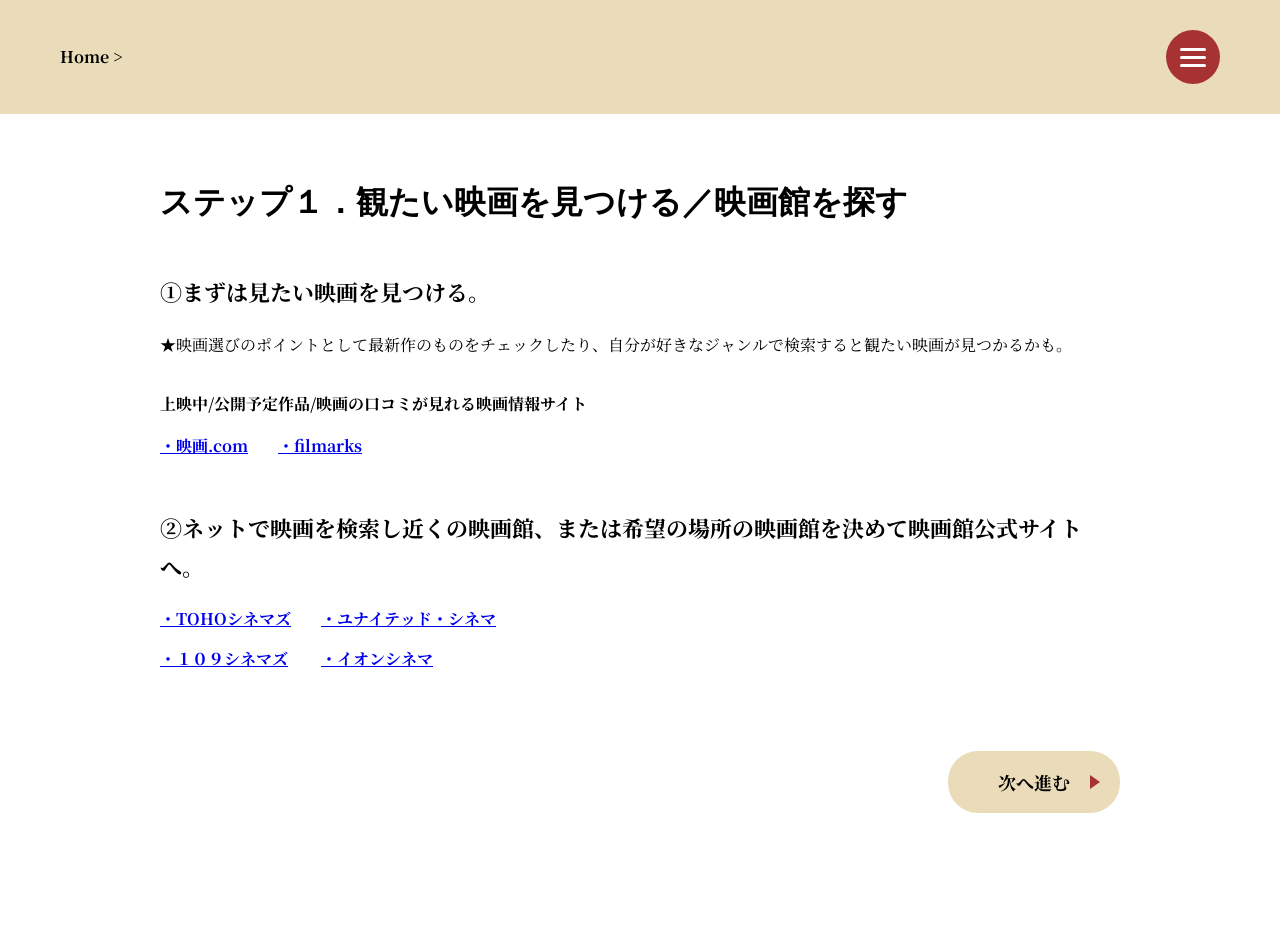
<file: movie.html>
<!doctype html>
<html lang="ja">
  <head>
    <meta charset="UTF-8" />

    <meta name="viewport" content="width=device-width, initial-scale=1.0" />
    <title>ステップ1. 観たい映画を見つける</title>
    <link rel="stylesheet" href="flow.css" />
    <link
      href="https://fonts.googleapis.com/css2?family=Noto+Serif+JP:wght@500;700&family=Inter:wght@400;600&display=swap"
      rel="stylesheet"
    />
  </head>
  <body>
    <header class="page-header">
      <div class="breadcrumb">
      <a href="index.html">Home</a> &gt;</div>
      <button class="hamburger-menu" aria-label="メニューを開く">
        <span></span>
        <span></span>
        <span></span>
      </button>
<!-- スライドドロワーメニュー -->
            <div class="drawer-menu">
                <button class="drawer-close" aria-label="メニューを閉じる">×</button>
                <ul class="drawer-nav-list">
                    <li><a href="index.html">ホーム</a></li>
                    <li><a href="movie.html">映画選び</a></li>
                    <li><a href="ticket.html">チケット購入</a></li>
                    <li><a href="ticketing.html">発券</a></li>
                    <li><a href="adomission.html">入場</a></li>
                </ul>
            </div>
            <!-- オーバーレイ（背景の暗がり） -->
            <div class="drawer-overlay"></div>

        </div>
    </header>

    <div class="container">
      <h1 class="step-title">ステップ１．観たい映画を見つける／映画館を探す</h1>

      <h2 class="section-title">①まずは見たい映画を見つける。</h2>
      <p class="note-text" style="font-size: 16px; margin-top: 0; margin-bottom: 30px">
        ★映画選びのポイントとして最新作のものをチェックしたり、自分が好きなジャンルで検索すると観たい映画が見つかるかも。
      </p>

      <p style="font-weight: bold; margin-bottom: 10px">上映中/公開予定作品/映画の口コミが見れる映画情報サイト</p>
      <div class="cinema-list">
        
          <p><a href="https://eiga.com/">・映画.com</p></a>
          <p><a href="https://filmarks.com/">・filmarks</p></a>
  
      </div>

      <h2 class="section-title" style="margin-top: 50px">
        ②ネットで映画を検索し近くの映画館、または希望の場所の映画館を決めて映画館公式サイトへ。
      </h2>
<div class="cinema-list">
  <p><a href="https://www.tohotheater.jp/">・TOHOシネマズ</p></a>
  <p><a href="https://www.unitedcinemas.jp/index.html">・ユナイテッド・シネマ</p></a>
  <p><a href="https://cinema.109cinemas.net/cgi-bin/pc/site/det.cgi?tsc=I1">・１０９シネマズ</p></a>
  <p><a href="https://www.aeoncinema.com/">・イオンシネマ</p></a>
</div>


      <!-- 下部ボタン（次へだけ） -->
      <div class="page-navigation right-only">
        <a href="ticket.html" class="nav-btn btn-next">次へ進む</a>
      </div>
    </div>

<script>
document.addEventListener('DOMContentLoaded', () => {
    const hamburgerBtn = document.querySelector('.hamburger-menu');
    const drawerMenu = document.querySelector('.drawer-menu');
    const drawerCloseBtn = document.querySelector('.drawer-close');
    const drawerOverlay = document.querySelector('.drawer-overlay');
    const drawerLinks = document.querySelectorAll('.drawer-nav-list a');

    // メニューを開く関数
    const openMenu = () => {
        drawerMenu.classList.add('is-active');
        drawerOverlay.classList.add('is-active');
        document.body.style.overflow = 'hidden'; // 背景スクロール固定
    };

    // メニューを閉じる関数
    const closeMenu = () => {
        drawerMenu.classList.remove('is-active');
        drawerOverlay.classList.remove('is-active');
        document.body.style.overflow = ''; // スクロール解除
    };

    // イベント設定
    hamburgerBtn.addEventListener('click', openMenu);
    drawerCloseBtn.addEventListener('click', closeMenu);
    drawerOverlay.addEventListener('click', closeMenu);

    // リンクをクリックした際も自動で閉じる
    drawerLinks.forEach(link => {
        link.addEventListener('click', closeMenu);
    });
});
</script>
  </body>
</html>
</file>
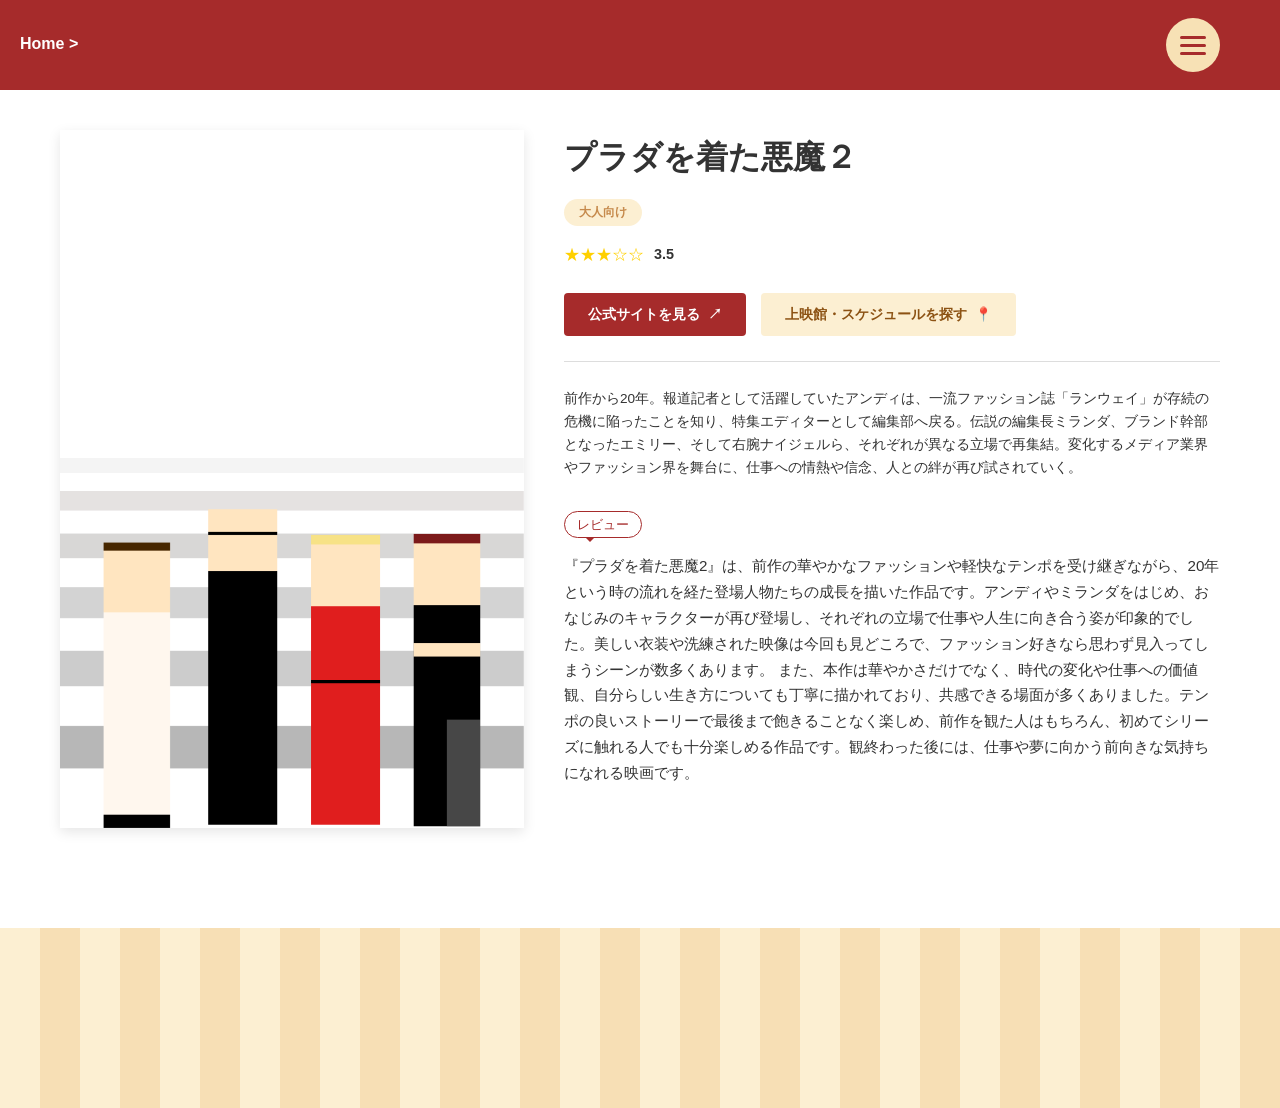
<file: purada.html>
<!DOCTYPE html>
<html lang="ja">
<head>
  <meta charset="UTF-8">
  <meta name="viewport" content="width=device-width, initial-scale=1.0">
  <title>プラダを着た悪魔２ - 映画詳細</title>
  <link rel="stylesheet" href="movies.css">
</head>
<body>

  <!-- ヘッダーエリア -->
  <header class="site-header">
    <div class="breadcrumb">
    <a href="index.html">Home</a> &gt;
  </div>
    <div class="header-inner">
      <button class="menu-btn hamburger-menu" aria-label="メニューを開く">
        <span></span>
        <span></span>
        <span></span>
      </button>
    </div>
    <!-- スライドドロワーメニュー -->
    <div class="drawer-menu">
      <button class="drawer-close" aria-label="メニューを閉じる">×</button>
      <ul class="drawer-nav-list">
        <li><a href="index.html">ホーム</a></li>
        <li><a href="movie.html">映画選び</a></li>
        <li><a href="ticket.html">チケット購入</a></li>
        <li><a href="ticketing.html">発券</a></li>
        <li><a href="adomission.html">入場</a></li>
      </ul>
    </div>
    <!-- オーバーレイ（背景の暗がり） -->
    <div class="drawer-overlay"></div>
  </header>

  <!-- メインコンテンツ -->
  <main class="main-content">
    <div class="container">
      
      <!-- 映画メイン情報セクション -->
      <section class="movie-intro">
        <!-- 左側：ポスタービジュアル -->
        <div class="movie-poster">
          <img src="images/purada2.png" alt="プラダを着た悪魔２chael  ポスター">
        </div>
        
        <!-- 右側：テキスト詳細情報 -->
        <div class="movie-detail">
          <h1 class="movie-title">プラダを着た悪魔２</h1>
          
          <div class="tag-container">

            <span class="tag">大人向け</span>
          </div>
          
          <div class="rating-container">
            <div class="stars">★★★☆☆</div>
            <span class="rating-score">3.5</span>
          </div>
          
          <div class="action-buttons">
            <a href="https://www.20thcenturystudios.jp/movies/devil-wears-prada2" class="btn btn-primary">公式サイトを見る <span class="icon">↗</span></a>
            <a href="https://eiga.com/movie/104001/theater/" class="btn btn-secondary">上映館・スケジュールを探す <span class="icon">📍</span></a>
          </div>
          
          <p class="movie-summary">
           前作から20年。報道記者として活躍していたアンディは、一流ファッション誌「ランウェイ」が存続の危機に陥ったことを知り、特集エディターとして編集部へ戻る。伝説の編集長ミランダ、ブランド幹部となったエミリー、そして右腕ナイジェルら、それぞれが異なる立場で再集結。変化するメディア業界やファッション界を舞台に、仕事への情熱や信念、人との絆が再び試されていく。
          </p>
          
          <div class="review-section">
            <span class="review-badge">レビュー</span>
            <p class="review-text">
             『プラダを着た悪魔2』は、前作の華やかなファッションや軽快なテンポを受け継ぎながら、20年という時の流れを経た登場人物たちの成長を描いた作品です。アンディやミランダをはじめ、おなじみのキャラクターが再び登場し、それぞれの立場で仕事や人生に向き合う姿が印象的でした。美しい衣装や洗練された映像は今回も見どころで、ファッション好きなら思わず見入ってしまうシーンが数多くあります。
また、本作は華やかさだけでなく、時代の変化や仕事への価値観、自分らしい生き方についても丁寧に描かれており、共感できる場面が多くありました。テンポの良いストーリーで最後まで飽きることなく楽しめ、前作を観た人はもちろん、初めてシリーズに触れる人でも十分楽しめる作品です。観終わった後には、仕事や夢に向かう前向きな気持ちになれる映画です。
            </p>
          </div>
        </div>
      </section>



    </div>
  </main>

  <!-- フッター（ストライプ背景） -->
  <footer class="site-footer"></footer>

  <!-- メニュー開閉用JavaScript -->
  <script>
    document.addEventListener("DOMContentLoaded", () => {
      const hamburgerBtn = document.querySelector(".hamburger-menu");
      const drawerMenu = document.querySelector(".drawer-menu");
      const drawerCloseBtn = document.querySelector(".drawer-close");
      const drawerOverlay = document.querySelector(".drawer-overlay");
      const drawerLinks = document.querySelectorAll(".drawer-nav-list a");

      // メニューを開く関数
      const openMenu = () => {
        drawerMenu.classList.add("is-active");
        drawerOverlay.classList.add("is-active");
        document.body.style.overflow = "hidden"; // 背景スクロール固定
      };

      // メニューを閉じる関数
      const closeMenu = () => {
        drawerMenu.classList.remove("is-active");
        drawerOverlay.classList.remove("is-active");
        document.body.style.overflow = ""; // スクロール解除
      };

      // イベント設定
      if (hamburgerBtn) hamburgerBtn.addEventListener("click", openMenu);
      if (drawerCloseBtn) drawerCloseBtn.addEventListener("click", closeMenu);
      if (drawerOverlay) drawerOverlay.addEventListener("click", closeMenu);

      // リンククリック時に自動で閉じる
      drawerLinks.forEach((link) => {
        link.addEventListener("click", closeMenu);
      });
    });
  </script>
</body>
</html>
</file>
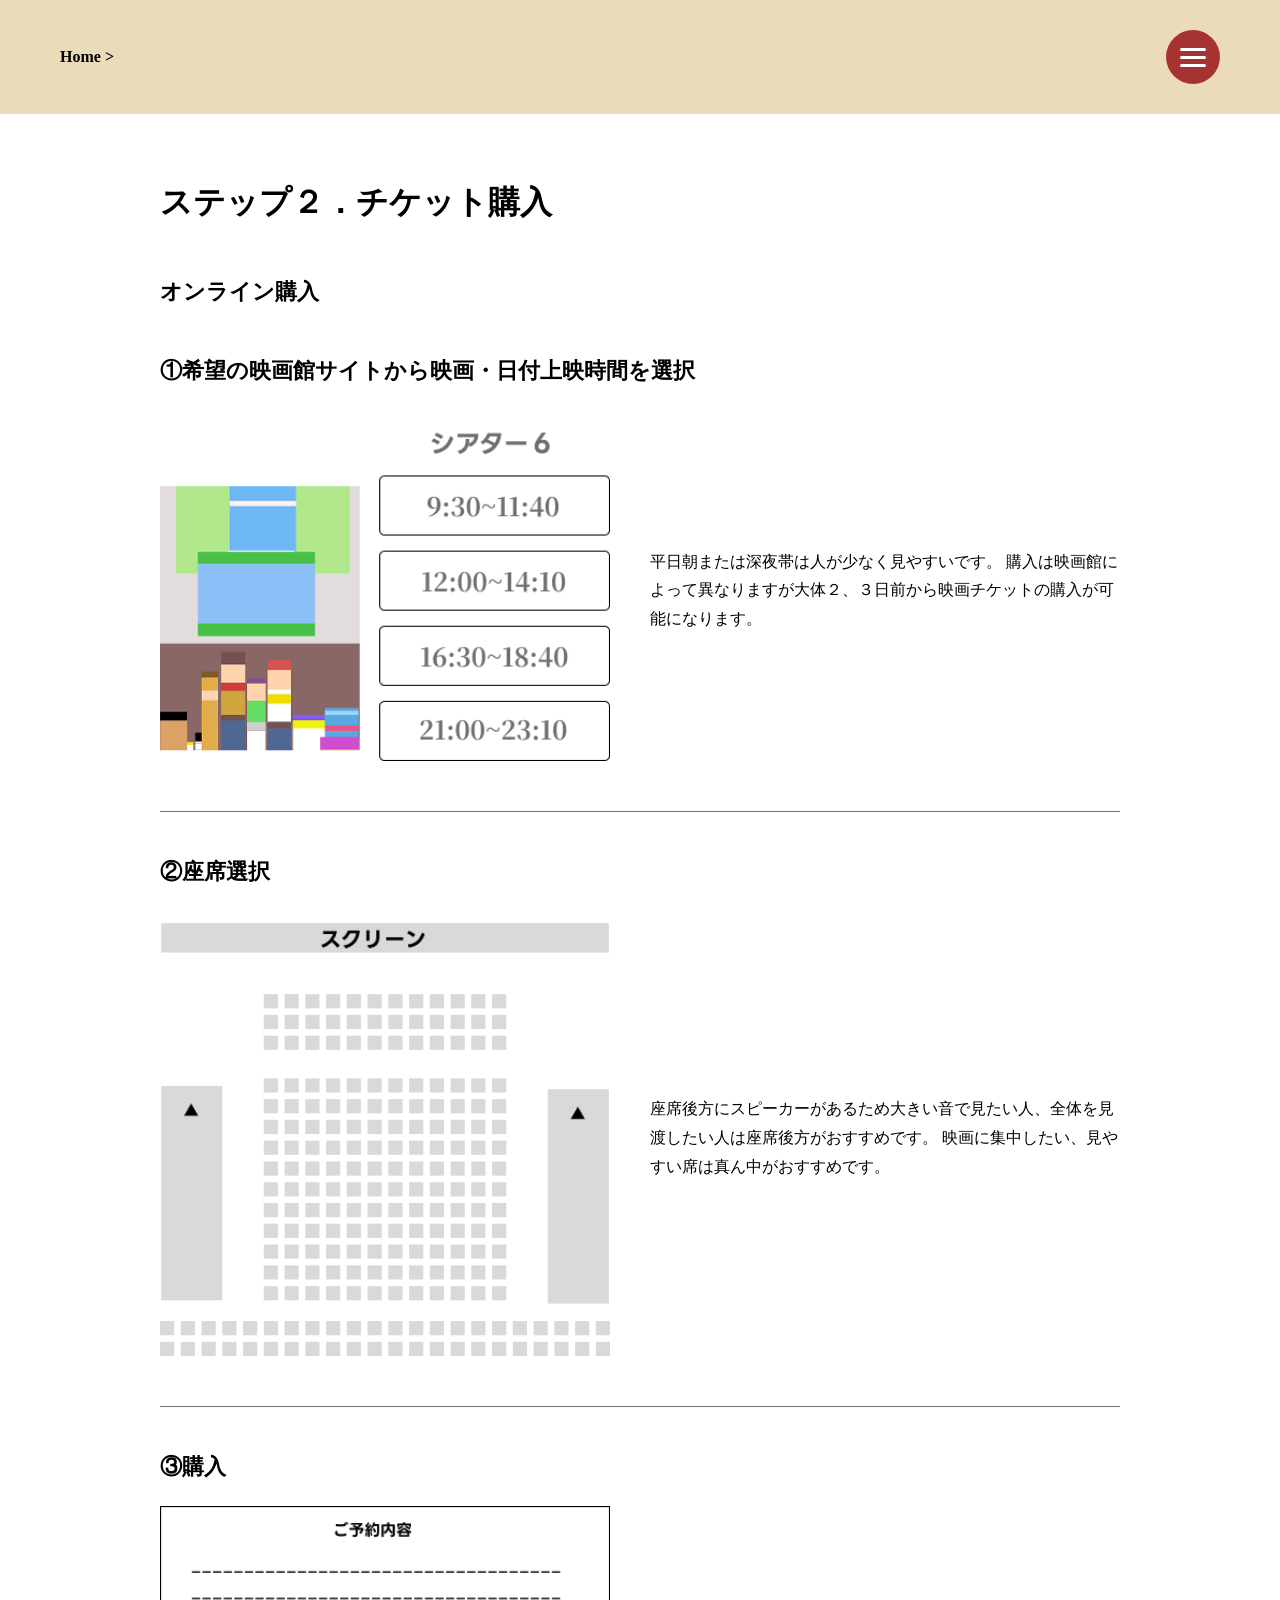
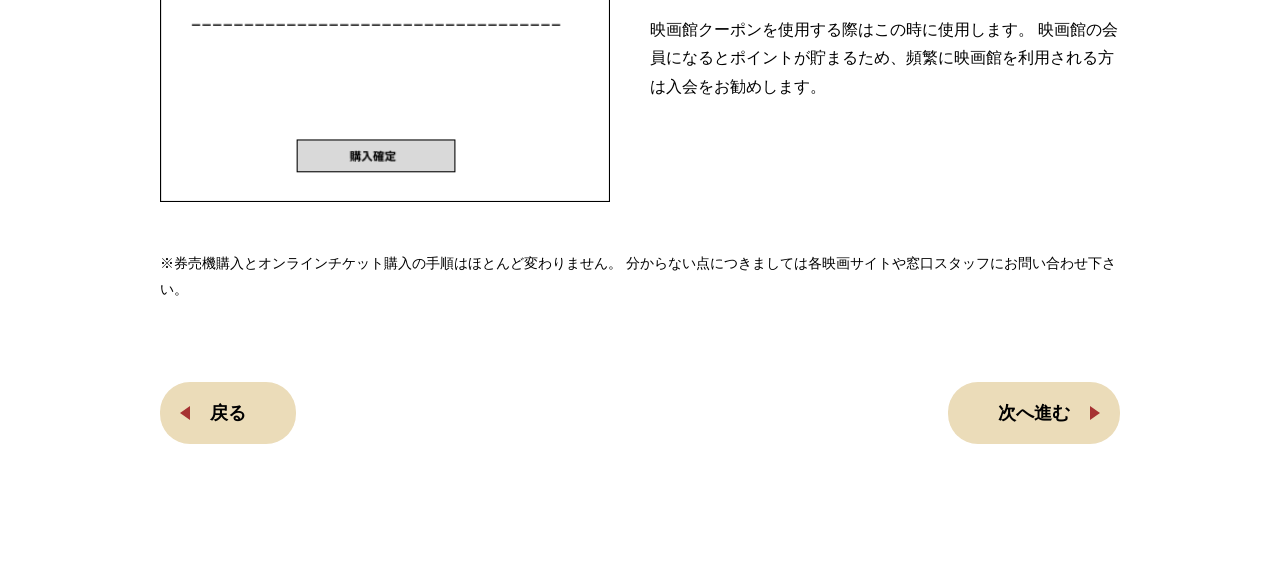
<file: ticket.html>
<!doctype html>
<html lang="ja">
  <head>
    <meta charset="UTF-8" />
    <title>ステップ2. チケット購入</title>
    <link rel="stylesheet" href="flow.css" />
  </head>
  <body>
    <header class="page-header">
      <div class="breadcrumb">
        <a href="index.html">Home</a>
        &gt;
      </div>
      <button class="hamburger-menu" aria-label="メニューを開ける">
        <span></span>
        <span></span>
        <span></span>
      </button>
      <!-- スライドドロワーメニュー -->
      <div class="drawer-menu">
        <button class="drawer-close" aria-label="メニューを閉じる">×</button>
        <ul class="drawer-nav-list">
          <li><a href="index.html">ホーム</a></li>
          <li><a href="movie.html">映画選び</a></li>
          <li><a href="ticket.html">チケット購入</a></li>
          <li><a href="ticketing.html">発券</a></li>
          <li><a href="adomission.html">入場</a></li>
        </ul>
      </div>
      <!-- オーバーレイ（背景の暗がり） -->
      <div class="drawer-overlay"></div>
    </header>

    <div class="container">
      <h1 class="step-title">ステップ２．チケット購入</h1>
      <h2 class="section-title" style="margin-bottom: 40px">オンライン購入</h2>

      <!-- ①上映時間選択 -->
      <h2 class="section-title">①希望の映画館サイトから映画・日付上映時間を選択</h2>
      <div class="flex-row">
        <div class="flex-left">
          <!-- ここにシアター時間選択の画像を入れます -->
          <img src="images/time.png" alt="シアタースケジュール" style="width: 100%; height: auto" />
        </div>
        <div class="flex-right">
          <p>
            平日朝または深夜帯は人が少なく見やすいです。
            購入は映画館によって異なりますが大体２、３日前から映画チケットの購入が可能になります。
          </p>
        </div>
      </div>

      <hr class="separator" />

      <!-- ②座席選択 -->
      <h2 class="section-title">②座席選択</h2>
      <div class="flex-row">
        <div class="flex-left">
          <!-- ここに座席表の画像を入れます -->
          <img src="images/screen.png" alt="座席選択" style="width: 100%; height: auto" />
        </div>
        <div class="flex-right">
          <p>
            座席後方にスピーカーがあるため大きい音で見たい人、全体を見渡したい人は座席後方がおすすめです。
            映画に集中したい、見やすい席は真ん中がおすすめです。
          </p>
        </div>
      </div>

      <hr class="separator" />

      <!-- ③購入 -->
      <h2 class="section-title">③購入</h2>
      <div class="flex-row">
        <div class="flex-left">
          <!-- ここにご予約内容（決済画面）の画像を入れます -->
          <img src="images/paper.png" alt="ご予約内容確認" style="width: 100%; height: auto" />
        </div>
        <div class="flex-right">
          <p>
            映画館クーポンを使用する際はこの時に使用します。
            映画館の会員になるとポイントが貯まるため、頻繁に映画館を利用される方は入会をお勧めします。
          </p>
        </div>
      </div>

      <p class="note-text">
        ※券売機購入とオンラインチケット購入の手順はほとんど変わりません。
        分からない点につきましては各映画サイトや窓口スタッフにお問い合わせ下さい。
      </p>

      <!-- 下部ボタン（戻る・次へ） -->
      <div class="page-navigation">
        <a href="movie.html" class="nav-btn btn-prev">戻る</a>
        <a href="ticketing.html" class="nav-btn btn-next">次へ進む</a>
      </div>
    </div>

    <script>
      document.addEventListener("DOMContentLoaded", () => {
        const hamburgerBtn = document.querySelector(".hamburger-menu");
        const drawerMenu = document.querySelector(".drawer-menu");
        const drawerCloseBtn = document.querySelector(".drawer-close");
        const drawerOverlay = document.querySelector(".drawer-overlay");
        const drawerLinks = document.querySelectorAll(".drawer-nav-list a");

        // メニューを開く関数
        const openMenu = () => {
          drawerMenu.classList.add("is-active");
          drawerOverlay.classList.add("is-active");
          document.body.style.overflow = "hidden"; // 背景スクロール固定
        };

        // メニューを閉じる関数
        const closeMenu = () => {
          drawerMenu.classList.remove("is-active");
          drawerOverlay.classList.remove("is-active");
          document.body.style.overflow = ""; // スクロール解除
        };

        // イベント設定
        hamburgerBtn.addEventListener("click", openMenu);
        drawerCloseBtn.addEventListener("click", closeMenu);
        drawerOverlay.addEventListener("click", closeMenu);

        // リンクをクリックした際も自動で閉じる
        drawerLinks.forEach((link) => {
          link.addEventListener("click", closeMenu);
        });
      });
    </script>
  </body>
</html>
</file>
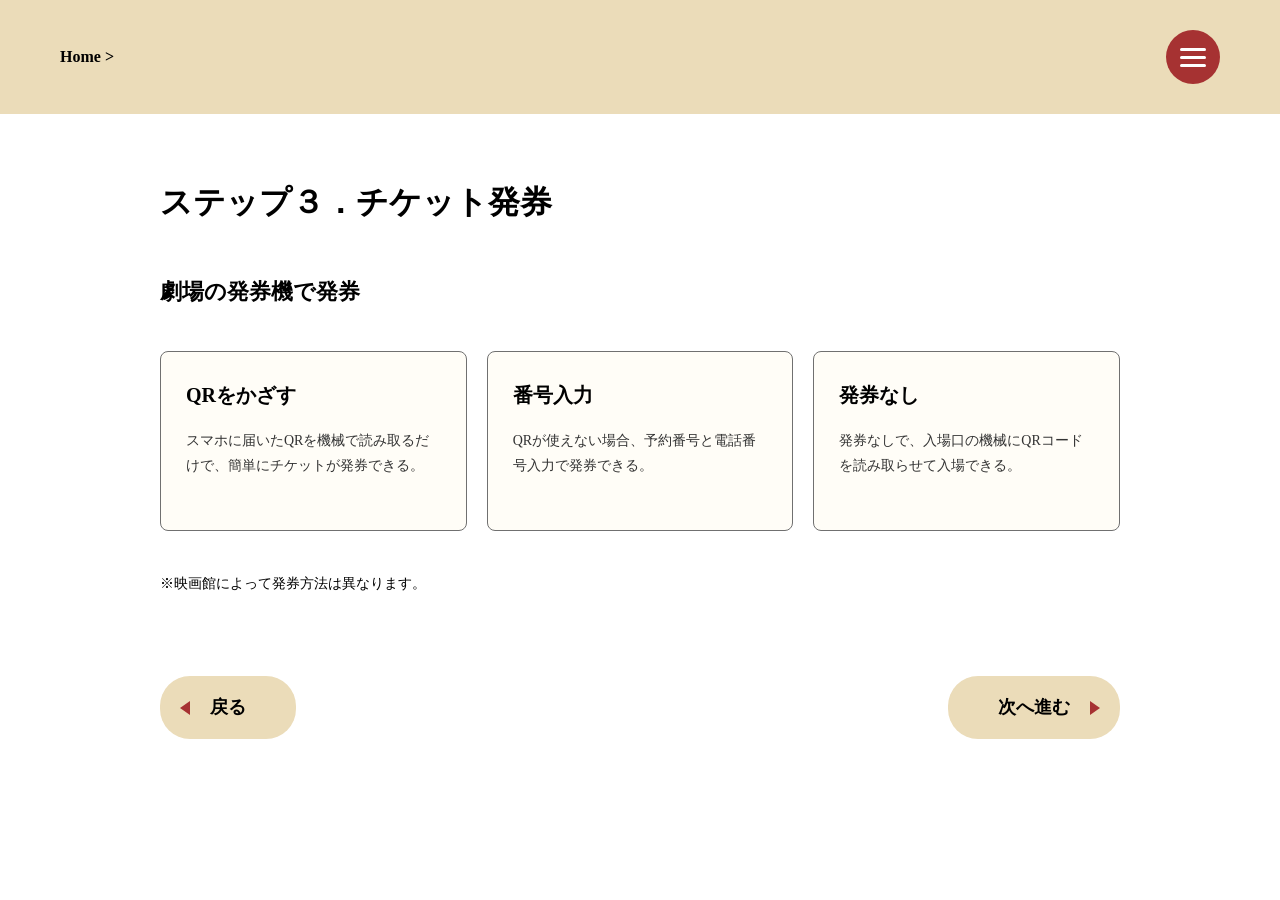
<file: ticketing.html>
<!DOCTYPE html>
<html lang="ja">
<head>
    <meta charset="UTF-8">
    <title>ステップ3. チケット発券</title>
    <link rel="stylesheet" href="flow.css">
</head>
<body>

    <header class="page-header">
        <div class="breadcrumb">
        <a href="index.html">Home</a> &gt;</div>
        <button class="hamburger-menu"aria-label="メニューを開ける">
            <span></span>
            <span></span>
            <span></span>
        </button>
        <!-- スライドドロワーメニュー -->
      <div class="drawer-menu">
        <button class="drawer-close" aria-label="メニューを閉じる">×</button>
        <ul class="drawer-nav-list">
          <li><a href="index.html">ホーム</a></li>
          <li><a href="movie.html">映画選び</a></li>
          <li><a href="ticket.html">チケット購入</a></li>
          <li><a href="ticketing.html">発券</a></li>
          <li><a href="adomission.html">入場</a></li>
        </ul>
      </div>
      <!-- オーバーレイ（背景の暗がり） -->
      <div class="drawer-overlay"></div>
    </header>

    <div class="container">
        <h1 class="step-title">ステップ３．チケット発券</h1>
        <h2 class="section-title" style="margin-bottom: 40px;">劇場の発券機で発券</h2>

        <!-- 3つの横並びカード -->
        <div class="card-wrapper">
            <div class="card">
                <h3 class="card-title">QRをかざす</h3>
                <p class="card-text">スマホに届いたQRを機械で読み取るだけで、簡単にチケットが発券できる。</p>
                
            </div>
            <div class="card">
                <h3 class="card-title">番号入力</h3>
                <p class="card-text">QRが使えない場合、予約番号と電話番号入力で発券できる。</p>

            </div>
            <div class="card">
                <h3 class="card-title">発券なし</h3>
                <p class="card-text">発券なしで、入場口の機械にQRコードを読み取らせて入場できる。</p>
                
            </div>
        </div>

        <p class="note-text" style="margin-top: 40px;">※映画館によって発券方法は異なります。</p>

        <!-- 下部ボタン（戻る・次へ） -->
        <div class="page-navigation">
            <a href="ticket.html" class="nav-btn btn-prev">戻る</a>
            <a href="adomission.html" class="nav-btn btn-next">次へ進む</a>
        </div>
    </div>

    <script>
      document.addEventListener("DOMContentLoaded", () => {
        const hamburgerBtn = document.querySelector(".hamburger-menu");
        const drawerMenu = document.querySelector(".drawer-menu");
        const drawerCloseBtn = document.querySelector(".drawer-close");
        const drawerOverlay = document.querySelector(".drawer-overlay");
        const drawerLinks = document.querySelectorAll(".drawer-nav-list a");

        // メニューを開く関数
        const openMenu = () => {
          drawerMenu.classList.add("is-active");
          drawerOverlay.classList.add("is-active");
          document.body.style.overflow = "hidden"; // 背景スクロール固定
        };

        // メニューを閉じる関数
        const closeMenu = () => {
          drawerMenu.classList.remove("is-active");
          drawerOverlay.classList.remove("is-active");
          document.body.style.overflow = ""; // スクロール解除
        };

        // イベント設定
        hamburgerBtn.addEventListener("click", openMenu);
        drawerCloseBtn.addEventListener("click", closeMenu);
        drawerOverlay.addEventListener("click", closeMenu);

        // リンクをクリックした際も自動で閉じる
        drawerLinks.forEach((link) => {
          link.addEventListener("click", closeMenu);
        });
      });
    </script>
</body>
</html>
</file>
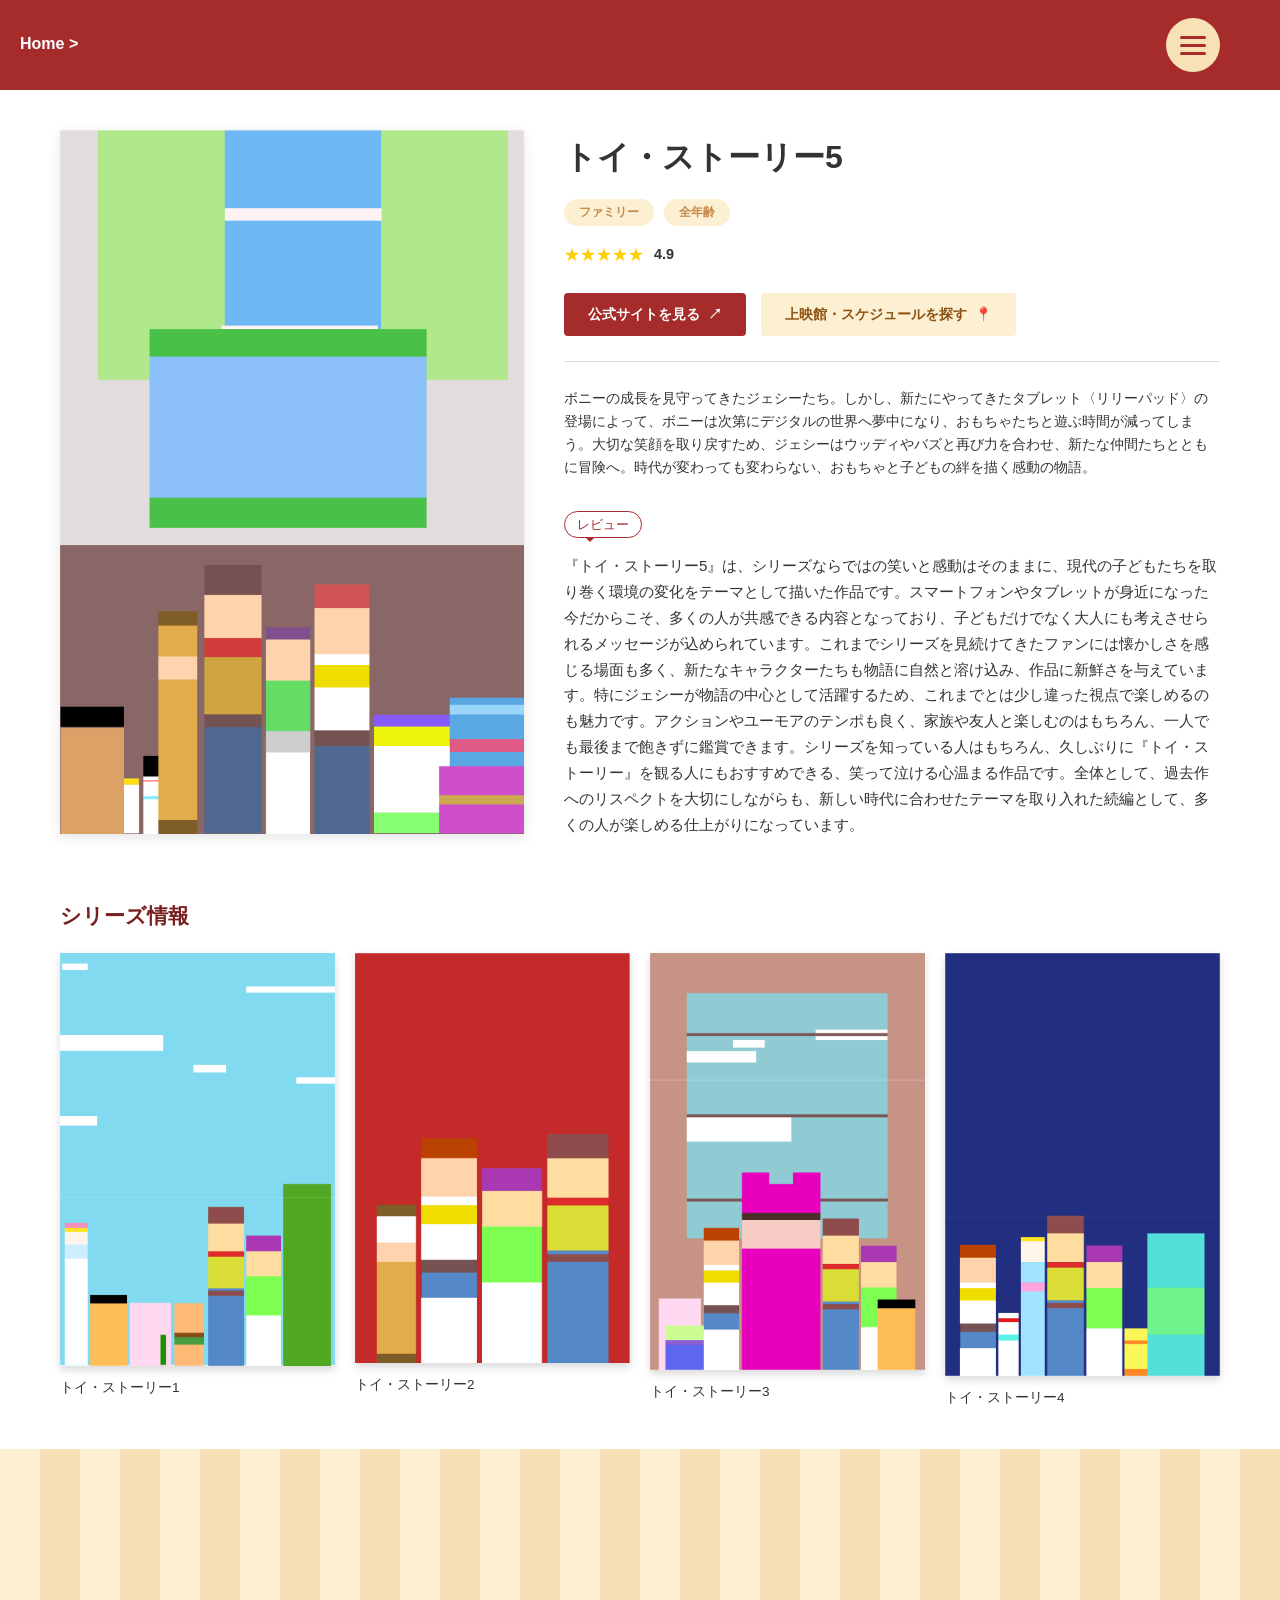
<file: toy.html>
<!DOCTYPE html>
<html lang="ja">
<head>
  <meta charset="UTF-8">
  <meta name="viewport" content="width=device-width, initial-scale=1.0">
  <title>トイ・ストーリー5 - 映画詳細</title>
  <link rel="stylesheet" href="movies.css">
</head>
<body>

  <!-- ヘッダーエリア -->
  <header class="site-header">
    <div class="breadcrumb">
    <a href="index.html">Home</a> &gt;
  </div>
    <div class="header-inner">
      <button class="menu-btn hamburger-menu" aria-label="メニューを開く">
        <span></span>
        <span></span>
        <span></span>
      </button>
    </div>
    <!-- スライドドロワーメニュー -->
    <div class="drawer-menu">
      <button class="drawer-close" aria-label="メニューを閉じる">×</button>
      <ul class="drawer-nav-list">
        <li><a href="index.html">ホーム</a></li>
        <li><a href="movie.html">映画選び</a></li>
        <li><a href="ticket.html">チケット購入</a></li>
        <li><a href="ticketing.html">発券</a></li>
        <li><a href="adomission.html">入場</a></li>
      </ul>
    </div>
    <!-- オーバーレイ（背景の暗がり） -->
    <div class="drawer-overlay"></div>
  </header>

  <!-- メインコンテンツ -->
  <main class="main-content">
    <div class="container">
      
      <!-- 映画メイン情報セクション -->
      <section class="movie-intro">
        <!-- 左側：ポスタービジュアル -->
        <div class="movie-poster">
          <img src="images/toy5.png" alt="トイ・ストーリー5 ポスター">
        </div>
        
        <!-- 右側：テキスト詳細情報 -->
        <div class="movie-detail">
          <h1 class="movie-title">トイ・ストーリー5</h1>
          
          <div class="tag-container">
            <span class="tag">ファミリー</span>
            <span class="tag">全年齢</span>
          </div>
          
          <div class="rating-container">
            <div class="stars">★★★★★</div>
            <span class="rating-score">4.9</span>
          </div>
          
          <div class="action-buttons">
            <a href="#" class="btn btn-primary">公式サイトを見る <span class="icon">↗</span></a>
            <a href="#" class="btn btn-secondary">上映館・スケジュールを探す <span class="icon">📍</span></a>
          </div>
          
          <p class="movie-summary">
            ボニーの成長を見守ってきたジェシーたち。しかし、新たにやってきたタブレット〈リリーパッド〉の登場によって、ボニーは次第にデジタルの世界へ夢中になり、おもちゃたちと遊ぶ時間が減ってしまう。大切な笑顔を取り戻すため、ジェシーはウッディやバズと再び力を合わせ、新たな仲間たちとともに冒険へ。時代が変わっても変わらない、おもちゃと子どもの絆を描く感動の物語。
          </p>
          
          <div class="review-section">
            <span class="review-badge">レビュー</span>
            <p class="review-text">
              『トイ・ストーリー5』は、シリーズならではの笑いと感動はそのままに、現代の子どもたちを取り巻く環境の変化をテーマとして描いた作品です。スマートフォンやタブレットが身近になった今だからこそ、多くの人が共感できる内容となっており、子どもだけでなく大人にも考えさせられるメッセージが込められています。これまでシリーズを見続けてきたファンには懐かしさを感じる場面も多く、新たなキャラクターたちも物語に自然と溶け込み、作品に新鮮さを与えています。特にジェシーが物語の中心として活躍するため、これまでとは少し違った視点で楽しめるのも魅力です。アクションやユーモアのテンポも良く、家族や友人と楽しむのはもちろん、一人でも最後まで飽きずに鑑賞できます。シリーズを知っている人はもちろん、久しぶりに『トイ・ストーリー』を観る人にもおすすめできる、笑って泣ける心温まる作品です。全体として、過去作へのリスペクトを大切にしながらも、新しい時代に合わせたテーマを取り入れた続編として、多くの人が楽しめる仕上がりになっています。
            </p>
          </div>
        </div>
      </section>

      <!-- シリーズ情報セクション（※無い映画ページの場合はこのsectionごと削除・非表示でOK） -->
      <section class="series-section">
        <h2 class="section-title">シリーズ情報</h2>
        <div class="series-grid">
          <div class="series-card">
            <img src="images/toy1.png" alt="トイ・ストーリー1">
            <p>トイ・ストーリー1</p>
          </div>
          <div class="series-card">
            <img src="images/toy2.png" alt="トイ・ストーリー2">
            <p>トイ・ストーリー2</p>
          </div>
          <div class="series-card flex-placeholder">
            <img src="images/toy3.png"  alt="トイ・ストーリー3">
            <p>トイ・ストーリー3</p>
          </div>
          <div class="series-card">
            <img src="images/toy4.png" alt="トイ・ストーリー4">
            <p>トイ・ストーリー4</p>
          </div>
        </div>
      </section>

    </div>
  </main>

  <!-- フッター（ストライプ背景） -->
  <footer class="site-footer"></footer>

  <!-- メニュー開閉用JavaScript -->
  <script>
    document.addEventListener("DOMContentLoaded", () => {
      const hamburgerBtn = document.querySelector(".hamburger-menu");
      const drawerMenu = document.querySelector(".drawer-menu");
      const drawerCloseBtn = document.querySelector(".drawer-close");
      const drawerOverlay = document.querySelector(".drawer-overlay");
      const drawerLinks = document.querySelectorAll(".drawer-nav-list a");

      // メニューを開く関数
      const openMenu = () => {
        drawerMenu.classList.add("is-active");
        drawerOverlay.classList.add("is-active");
        document.body.style.overflow = "hidden"; // 背景スクロール固定
      };

      // メニューを閉じる関数
      const closeMenu = () => {
        drawerMenu.classList.remove("is-active");
        drawerOverlay.classList.remove("is-active");
        document.body.style.overflow = ""; // スクロール解除
      };

      // イベント設定
      if (hamburgerBtn) hamburgerBtn.addEventListener("click", openMenu);
      if (drawerCloseBtn) drawerCloseBtn.addEventListener("click", closeMenu);
      if (drawerOverlay) drawerOverlay.addEventListener("click", closeMenu);

      // リンククリック時に自動で閉じる
      drawerLinks.forEach((link) => {
        link.addEventListener("click", closeMenu);
      });
    });
  </script>
</body>
</html>
</file>
<file: style.css>
/* ==========================================================================
   1. 共通設定とブランドカラー変数
   ========================================================================== */
:root {
    --bg-stripe-light: #F6E0BB;
    --bg-stripe-dark: #EAD0A8; /* ストライプの濃い方の色 */
    --brand-maroon: #6B0F10;   /* 深いワインレッド（文字用） */
    --brand-red-base: #7F1718; /* メインの赤背景 */
    --brand-red-dark: #A43030; /* ヘッダーの赤 */
    --brand-gold: #D59D00;     /* 金色・黄色のアクセントボタン */
    --text-dark: #000000;
    
    /* フォントファミリー */
    --font-serif: 'Noto Serif JP', serif;
    --font-sans: 'Inter', sans-serif;
}

/* リセットcss */
* {
    margin: 0;
    padding: 0;
    box-sizing: border-box;
}

body {
    width: 100%;
    background-color: #ffffff;
    font-family: var(--font-sans);
    color: var(--text-dark);
    overflow-x: hidden;
    overflow-x: auto;
}

img {
    margin: 0%;
    max-width: 100%;
    height: auto;
    display: block;
}

/* 共通の見出しスタイル */
.section-title-serif {
    font-family: var(--font-serif);
    font-size: 38px;
    font-weight: 700;
    color: var(--brand-maroon);
    text-align: center;
    letter-spacing: 0.05em;
}
.section-title-serif.text-left {
    text-align: left;
    font-size: 44px;
    font-weight: 600;
}

/* 共通：もっと見るボタン */
.more-btn-container {
    display: flex;
    justify-content: center;
    margin-top: 50px;
}
.btn-more-white {
    display: inline-block;
    width: 420px;
    height: 85px;
    background: #ffffff;
    color: #000000;
    font-family: var(--font-serif);
    font-size: 32px;
    font-weight: 700;
    line-height: 85px;
    text-align: center;
    text-decoration: none;
    border: 1px solid #E0E0E0;
}
.btn-more-white.shadow-type {
    border: none;
    box-shadow: 0px 4px 12px 4px rgba(0, 0, 0, 0.25);
}

/* ==========================================================================
   2. ヘッダー (Header)
   ========================================================================== */
.site-header {
    width: 100%;
    height: 140px;
    background-color: var(--brand-red-dark);
    display: flex;
    align-items: center;
    padding: 0 50px;
}

.header-inner {
    width: 1440px;
    margin: 0 auto;
    display: flex;
    justify-content: space-between;
    align-items: center;
    position: relative;
}

.site-logo {
    color: #FFA718;
    font-family: var(--font-serif);
    font-size: 42px;
    font-weight: 700;
    white-space: nowrap;
}

.header-nav {
    display: flex;
    align-items: center;
    gap: 40px;
}

.header-nav a {
    color: #ffffff;
    text-decoration: none;
    font-family: var(--font-serif);
    font-size: 22px;
    font-weight: 700;
    position: relative;
    white-space: nowrap; /* ★これが一番重要：文字の途中折れ（改行）を防止 */
}

/* ナビゲーションの間の縦線仕切り */
.header-nav a:not(:last-child)::after {
    content: "";
    position: absolute;
    right: -20px;
    top: 50%;
    transform: translateY(-50%);
    width: 1px;
    height: 30px;
    background-color: #ffffff;
}

/* 丸型メニューボタン（ハンバーガー） */
.hamburger-menu {
    width: 85px;
    height: 85px;
    background-color: #FEE2B3;
    border-radius: 50%;
    border: none;
    cursor: pointer;
    display: flex;
    flex-direction: column;
    justify-content: center;
    align-items: center;
    gap: 10px;
    flex-shrink: 0;
    gap: 8px;           /* 隙間を一定にする */
    flex-shrink: 0;     /* 楕円化を防止 */
    padding: 0;         /* 予期せぬズレを防止 */
}
.hamburger-menu span {
display: block;
    width: 42px;
    height: 4px;        /* 偶数（4pxや2px）にすると綺麗に縮小されやすいです */
    background-color: var(--brand-red-dark);
    border-radius: 2px; /* 端を少し丸めると綺麗に見えます */
}

/* ==========================================
   ドロワーメニュー（ハンバーガー展開用）
   ========================================== */

/* 暗い背景のオーバーレイ */
.drawer-overlay {
    position: fixed;
    top: 0;
    left: 0;
    width: 100%;
    height: 100vh;
    background-color: rgba(0, 0, 0, 0.5);
    opacity: 0;
    visibility: hidden;
    transition: opacity 0.3s ease, visibility 0.3s ease;
    z-index: 998;
}
.drawer-overlay.is-active {
    opacity: 1;
    visibility: visible;
}

/* メニュー本体（右側からスライドイン） */
.drawer-menu {
    position: fixed;
    top: 0;
    right: -320px; /* 初期状態は画面外に隠す */
    width: 280px;
    height: 100vh;
    background-color: var(--brand-red-base, #6B0F10); /* デザインに合わせたシックな深紅 */
    padding: 60px 30px 40px 30px;
    box-shadow: -4px 0 12px rgba(0, 0, 0, 0.3);
    transition: right 0.3s ease;
    z-index: 999;
}

/* 表示時の位置 */
.drawer-menu.is-active {
    right: 0;
}

/* 閉じる（×）ボタン */
.drawer-close {
    position: absolute;
    top: 15px;
    right: 20px;
    background: none;
    border: none;
    color: #ffffff;
    font-size: 28px;
    cursor: pointer;
    line-height: 1;
    opacity: 0.7;
    transition: opacity 0.2s;
}
.drawer-close:hover {
    opacity: 1;
}

/* ナビゲーションリスト */
.drawer-nav-list {
    list-style: none;
    padding: 0;
    margin: 0;
    display: flex;
    flex-direction: column;
    gap: 25px;
}

.drawer-nav-list li a {
    color: #F6E0BB; /* ベージュ/ゴールド調のフォントカラー */
    font-family: var(--font-serif);
    font-size: 18px;
    font-weight: 500;
    text-decoration: none;
    display: block;
    transition: color 0.2s, transform 0.2s;
}

.drawer-nav-list li a:hover {
    color: #ffffff;
    transform: translateX(5px);
}


/* ==========================================================================
   3. メインビジュアル (Hero Section)
   ========================================================================== */
   .hero-section {
    width: 100%;
    background-color: #000000; 
    padding: 60px 0;
}

.hero-inner {
    margin: 0 auto;
    display: flex;
    align-items: center;
    padding: 40px 60px;
    position: relative;
    min-height: 580px;
    max-width: 1400px;

    background-image: url("images/main-pic.png");
    background-size: cover; 
    background-position: center; 
    background-repeat: no-repeat;

    gap: 30px;
}



.hero-circle-image {
position: relative;
  width: 500px;             /* 変更：固定値600pxから可変に変更 */
  max-width: 600px;        /* 変更：PCでの最大サイズを調整 */
  aspect-ratio: 1 / 1;     /* ★追加：常に正方形（1:1）を維持する */
  flex-shrink: 0;          /* ★追加：横幅がつぶされるのを防ぐ */
  margin: 0;               /* 調整 */

}



.hero-content {
    margin-left: 0;
    color: #ffffff;
}

.hero-lead-text {

    text-align: left;
    font-family: var(--font-serif);
    font-size: 18px;
    font-weight: 700;
    line-height: 2.2;
    max-width: 700px;
}

.btn-cta {
    display: inline-block;
    margin-top: 50px;
    width: 480px;
    height: 60px;
    background-color: var(--brand-gold);
    color: #ffffff;
    font-family: var(--font-serif);
    font-size: 20px;
    font-weight: 600;
    line-height: 60px;
    text-align: center;
    text-decoration: none;
    border-radius: 48px;
    transition: background-color 0.3s;
}
.btn-cta:hover {
    background-color: #9e7a17;
}

/* ==========================================================================
   4. ストライプ背景共通エリア（おすすめ ＆ 流れ）
   ========================================================================== */
.stripe-bg-container {
    width: 100%;
    /* CSSのグラデーションで縦のストライプ（縞模様）を再現 */
    background: repeating-linear-gradient(
        90deg,
        var(--bg-stripe-light),
        var(--bg-stripe-light) 60px,
        var(--bg-stripe-dark) 60px,
        var(--bg-stripe-dark) 120px
    );
    padding: 100px 0;
}

/* 見出しの飾り線（オーナメント） */
.section-decor-header {
    text-align: center;
    margin-bottom: 60px;
    position: relative;
}
.section-decor-header .ornament-line {
    font-size: 24px;
    color: var(--brand-gold);
    margin-bottom: 10px;
}
/* 飾り線の代用としての金色のダミーマーク */
.section-decor-header::before {
    content: "✦ ─── ❖ ─── ✦";
    color: var(--brand-gold);
    display: block;
    font-size: 20px;
    margin-bottom: 10px;
}

/* 4-1. こんな人におすすめ */
.recommend-section {
    width: 1440px;
    margin: 0 auto 120px auto;
    padding: 0 50px;
}

.recommend-grid {
    display: flex;
    justify-content: space-between;
    gap: 20px;
}

.recommend-card {
    width: 23%;
    display: flex;
    flex-direction: column;
    align-items: center;
}

.recommend-img {
    width: 85%;
    height: 175px;
    object-fit: cover;
    border-radius: 8px;
}

.recommend-txt {
    margin-top: 20px;
    font-family: var(--font-serif);
    font-size: 22px;
    font-weight: 500;
    line-height: 1.6;
    color: #000000;
}

/* 4-2. 映画までの流れ */
.flow-section {
    width: 1440px;
    margin: 0 auto;
    padding: 0 50px;
}

.flow-grid {
    display: grid;
    grid-template-columns: 1fr 1fr; /* 2列構成 */
    gap: 60px 40px;
    flex-wrap: wrap;
}

.flow-item {
    display: flex;
    background: transparent;
    align-items: flex-start;
}

.flow-media {
    flex-shrink: 0;
}

.flow-img {
    width: 260px;
    height: 260px;
    object-fit: cover;
    border-radius: 15px;
}

.flow-body {
    margin-left: 30px;
    position: relative;
    height: 260px; /* 画像と高さを揃えて配置を綺麗に */
    display: flex;
    flex-direction: column;
}

.flow-step-title {
    font-family: var(--font-serif);
    font-size: 28px;
    font-weight: 700;
    color: var(--brand-maroon);
    margin-bottom: 15px;
}

.flow-step-desc {
    font-family: var(--font-serif);
    font-size: 20px;
    font-weight: 500;
    line-height: 1.8;
    color: #000000;
    max-width: 280px;
}

.btn-detail {
    margin-top: auto; /* 下部に固定 */
    display: block;
    width: 145px;
    height: 50px;
    background-color: var(--brand-gold);
    color: #ffffff;
    font-family: var(--font-serif);
    font-size: 22px;
    font-weight: 600;
    line-height: 50px;
    text-align: center;
    text-decoration: none;
    border-radius: 50px;
    box-shadow: 2px 4px 4px rgba(0, 0, 0, 0.25);
}

/* ==========================================================================
   5. 作品紹介セクション (Movies Section)
   ========================================================================== */
.movies-section {
    width: 1440px;
    margin: 0 auto;
    padding: 80px 50px;
}

.section-simple-header {
    margin-bottom: 40px;
}

.movie-slider-container {
    display: flex;
    justify-content: space-between;
    gap: 25px;
}

.movie-card a.movie-link {
    display: block;
    text-decoration: none; /* 下線を消す */
    color: inherit;         /* 文字色を継承（黒のままにする） */
    height: 100%;
}

.movie-card {
    width: 18%;
    background: #ffffff;
    box-shadow: 0px 4px 12.5px rgba(0, 0, 0, 0.25);
    border-radius: 12px;
    overflow: hidden;
    padding-bottom: 15px;

    
    transition: transform 0.3s ease, box-shadow 0.3s ease;
}

.movie-card:hover {
    transform: translateY(-5px); /* 上に5px浮き出る */
    box-shadow: 0px 8px 20px rgba(0, 0, 0, 0.3); /* 影を少し濃くする */
}

.movie-img {
    width: 100%;
    height: 320px;
    object-fit: cover;
}



.movie-title {
    padding: 15px 10px 0 10px;
    font-family: var(--font-serif);
    font-size: 16px;
    font-weight: 600;
    color: #000000;
}


/* ホバー時の見た目（マウスを乗せたとき） */
.slider-dots .dot:hover {
    background-color: #a43030; /* 少し明るい赤色に変化 */
    transform: scale(1.15);    /* わずかに拡大 */
}
.slider-dots .dot.active {
    background-color: var(--brand-maroon); /* アクティブなドット */
}
* 作品スライダーコンテナのスクロール設定（JSで滑らかに動かすため） */
.movie-slider-container {
    display: flex;
    justify-content: space-between;
    gap: 25px;
    overflow-x: auto; /* 横スクロール可能にする */
    scroll-behavior: smooth; /* スクロールアニメーションを滑らかに */
    scrollbar-width: none; /* スクロールバーを非表示（Firefox） */
}
.movie-slider-container::-webkit-scrollbar {
    display: none; /* スクロールバーを非表示（Chrome/Safari） */
}

/* ==========================================================================
   6. ひとり映画の魅力 (Charm Section)
   ========================================================================== */
.charm-section {
    width: 100%;
    background-color: var(--brand-red-base);
    padding: 80px 0;
}

.charm-inner {
    width: 1440px;
    margin: 0 auto;
    padding: 0 50px;
}

.charm-main-title {
    font-family: var(--font-serif);
    font-size: 56px;
    font-weight: 700;
    color: #ffffff;
    margin-bottom: 50px;
    text-shadow: 0px 5px 4px rgba(0, 0, 0, 0.25);
}

.charm-grid {
    display: flex;
    justify-content: space-between;
    gap: 20px;
    flex-wrap: wrap;
}

.charm-box {
    width: 23%;
    height: 240px;
    border: 2px solid #F6E0BB;
    border-radius: 15px;
    padding: 25px;
    display: flex;
    align-items: center;
    justify-content: center;
    flex-direction: column;
}

.charm-txt {
    color: #ffffff;
    font-family: var(--font-serif);
    font-size: 14px;
    font-weight: 700;
    line-height: 2.2;
}

/* ==========================================================================
   7. 鑑賞中のマナー (Manner Section)
   ========================================================================== */
.manner-section {
    width: 100%;
    /* グラデーションと半透明効果をブレンドして上品なシアター調の背景を表現 */
    background: linear-gradient(180deg, #F6E0BB 0%, #E2D2B4 100%);
    padding: 100px 0;
}

.manner-inner {
    width: 1440px;
    margin: 0 auto;
    padding: 0 50px;
    position: relative;
}

/* ★マナーのテキスト（文字を大きく調整） */
.manner-text,
.manner-item p {
  font-size: 26px ;   /* ★文字サイズを大きく（お好みに合わせて20pxなどでもOK） */
  font-weight: bold;            /* 太字 */
  line-height: 1.6;             /* 行間を少し開けて読みやすく */
  color: #333333;               /* 文字色 */
  margin: 0;
  border: none ;
  font-family: var(--font-serif);
}

/* 左上の見出しリボン風デコレーション */
.manner-ribbon-title {
    display: inline-block;
    background-color: var(--brand-red-base);
    color: #ffffff;
    font-family: var(--font-serif);
    font-size: 38px;
    font-weight: 900;
    padding: 15px 60px;
    margin-bottom: 60px;
}

.manner-list {
    display: flex;
    flex-direction: column;
    gap: 60px;
    margin-bottom: 60px;
}

.manner-item {
    display: flex;
    align-items: center;
    width: 100%;
    gap: 30px; /* 左右の間隔 */
}

.manner-circle-icon {
    width: 130px;
    height: 130px;
    background-color: #ffffff;
    border-radius: 50%;
    flex-shrink: 0;
    display: flex;
    align-items: center;
    justify-content: center;
    font-family: var(--font-serif);
    font-size: 20px;
    font-weight: 600;
    color: #000000;
}



.manner-footer-note {
    text-align: right;
    font-family: var(--font-serif);
    font-size: 24px;
    font-weight: 600;
    color: #000000;
    margin-top: 20px;
}

/* 親要素から指定してCSS優先順位（詳細度）を上げる */
body .manner-section .manner-item img,
body .manner-item img {
  width: 120px;            /* アイコンの幅 */
  height: 120px;           /* アイコンの高さ（幅と同じ数値に） */
  min-width: 75px;        /* ★潰れ防止：最小幅を固定 */
  min-height: 75px;       /* ★潰れ防止：最小高さを固定 */
  object-fit: cover;      /* 縦横比を崩さずきれいに収める */
  border-radius: 50%;     /* きれいな正円にする */
  flex-shrink: 0;         /* ★Flexboxで画像が横につぶれるのを防ぐ */
}

body .manner-section hr,
body hr.manner-hr,
body hr {
  border: none;
  border-top: 1px solid #000000; /* ★ここを黒色（#000000）に変更 */
  height: 0;
  margin: 28px 0;
  width: 100%;
  display: block;
}
/* 画像とテキストの左右の間隔調整 */
body .manner-section .manner-item {
  display: flex;
  align-items: center;
  gap: 30px;              /* 画像とテキストのすき間 */
}

/* ==========================================================================
   8. お役立ち情報 (Useful Info Section)
   ========================================================================== */
.info-section {
    width: 1440px;
    margin: 0 auto;
    padding: 100px 50px;
}

.info-grid {
    display: grid;
    grid-template-columns: 1fr 1fr; /* 左右2列 */
    gap: 60px 80px;
    margin-top: 60px;
}

.info-row-item {
    display: flex;
    align-items: center;
    position: relative;
}

.info-thumb {
    width: 50px;
    height: 50px;
    background-color: #D9D9D9;
    flex-shrink: 0;
}

.info-content {
    flex-grow: 1;
    margin-left: 40px;
}

.info-title-text {
    font-family: var(--font-sans);
    font-size: 24px;
    font-weight: 400;
    color: #000000;
    padding-bottom: 15px;
}

.info-underline {
    width: 100%;
    height: 1px;
    background-color: #000000;
}



/* ==========================================================================
   10. フッター (Footer)
   ========================================================================== */
.site-footer {
    width: 100%;
    height: 350px;
    background-color: #7F1718;
    display: flex;
    justify-content: center;
    align-items: center;
}

.footer-copyright {
    color: #ffffff;
    font-family: var(--font-serif);
    font-size: 16px;
    font-weight: 600;
}


/* ==========================================================================
   11. スマートフォン対応（レスポンシブ：768px以下）
   ========================================================================== */
   
@media (max-width: 768px) {

    /* --- 共通：1440pxなどの固定幅をすべて100%に調整 --- */
    .header-inner,
    .recommend-section,
    .flow-section,
    .movies-section,
    .charm-inner,
    .manner-inner,
    .info-section,
    .qa-inner {
        width: 100% !important;
        padding-left: 20px !important;
        padding-right: 20px !important;
    }

    /* --- 1. ヘッダー --- */
    .site-header {
        height: 70px;
        padding: 0 15px;
    }
    .site-logo {
        font-size: 24px;
    }
    /* スマホではPC用メニューを隠してハンバーガーボタンのみにする */
    .header-nav {
        display: none;
    }
    .hamburger-menu {
        width: 45px;
        height: 45px;
        gap: 5px;
        flex-shrink: 0
    }
    .hamburger-menu span {
        width: 24px;
        height: 3px;
    }

    /* --- 2. メインビジュアル --- */
    .hero-section {
        padding: 20px 0;
        margin: 0%;
    }
    .hero-inner {
        margin: 0%;
        flex-direction: column; /* 縦並びに変換 */
        min-height: auto;
        padding: 20px 15px;
        gap: 30px;
    }
    /*まるアイコン*/
    .hero-circle-image {
       width:100%;
        max-width:260px ;
        margin: 0 auto;
    }
    .hero-content {
        margin-left: 0;
        text-align: center;
    }
    .hero-lead-text {
        font-size: 14px;
        line-height: 1.8;
text-align: justify;      /* 両端を綺麗に揃えてガタつきを防ぐ */
    word-break: break-all;     /* 単語の途中で自然に折り返す */
    width: 90%;               /* 左右に適度な余白を作る */
    margin: 0 auto;           /* 文章ブロック自体を中央に配置 */
    }
    .btn-cta {
        width: 100%;
        max-width: 320px;
        height: 50px;
        line-height: 50px;
        font-size: 16px;
        margin-top: 25px;
    }

    /* --- 3. こんな人におすすめ --- */
    .stripe-bg-container {
        padding: 50px 0;
    }
    .recommend-section {
        margin-bottom: 60px;
    }
    .recommend-grid {
        flex-wrap: wrap; /* 2列で折り返し */
        gap: 30px 10%;
    }
    .recommend-card {
        width: 45%;
    }
    .recommend-img {

        height: 100%;
    }
    .recommend-txt {
        font-size: 14px;
        text-align: center;
    }

    /* --- 4. 映画までの流れ --- */
    .flow-grid {
        grid-template-columns: 1fr; /* 1列に変換 */
        gap: 40px;
    }
    .flow-item {
        flex-direction: column; /* 画像と文章を縦並びに */
        align-items: center;
        text-align: center;
    }
    .flow-body {
        margin-left: 0;
        margin-top: 15px;
        height: auto;
        align-items: center;
    }
    .flow-img {
        width: 200px;
        height: 200px;
    }
    .flow-step-title {
        font-size: 20px;
    }
    .flow-step-desc {
        font-size: 14px;
        max-width: 100%;
    }
    .btn-detail {
        margin-top: 15px;
    }

    /* --- 5. 作品紹介 --- */
    .movies-section {
        padding: 40px 20px;
    }
    .section-title-serif,
    .section-title-serif.text-left {
        font-size: 24px;
    }
    .movie-slider-container {
        flex-direction: column; /* 1列で並べる */
        gap: 20px;
    }
    .movie-card {
        width: 100%;
    }
    .movie-img {
        height: 240px;
    }

    /* --- 6. ひとり映画の魅力 --- */
    .charm-main-title {
        font-size: 28px;
        text-align: center;
        margin-bottom: 30px;
    }
    .charm-grid {
        flex-direction: column; /* 縦並び */
        gap: 15px;
    }
    .charm-box {
        width: 100%;
        height: auto;
        min-height: 100px;
        padding: 15px;
    }

    /* --- 7. 鑑賞中のマナー --- */
    .manner-ribbon-title {
        font-size: 22px;
        padding: 10px 30px;
        margin-bottom: 30px;
    }
    .manner-circle-icon {
        width: 70px;
        height: 70px;
        font-size: 14px;
    }

    /* --- 8. お役立ち情報 ＆ Q&A --- */
    .info-grid {
        grid-template-columns: 1fr; /* 1列化 */
        gap: 30px;
    }
    .btn-more-white {
        width: 100%;
        max-width: 300px;
        height: 60px;
        line-height: 60px;
        font-size: 20px;
    }
    
    .site-footer {
        height: 150px;
    }
    
}
</file>
<file: flow.css>
@charset "UTF-8";

/* ==========================================================================
   共通・リセット設定
   ========================================================================== */
*,
*::before,
*::after {
  box-sizing: border-box;
  margin: 0;
  padding: 0;
}

:root {
  /* ブランドカラー変数をトップページと共通にする */
  --brand-red-base: #6b0f10; /* 深いワインレッド（メニュー背景用） */
}

body {
  /* トップページと同じフォントセット（Interを追加） */
  font-family: "Noto Serif JP", "Inter", serif;
  background-color: #ffffff;
  color: #000000;
  line-height: 1.8;
  overflow-x: hidden; /* 横はみ出し防止 */
}

/* ==========================================================================
   上部ヘッダー（薄ベージュの帯）
   ========================================================================== */
.page-header {
  background-color: #ebdcb9; /* 薄いベージュ背景 */
  padding: 30px 60px;
  display: flex;
  align-items: center;
  justify-content: space-between;
  min-height: 100px;
}

.breadcrumb {
  font-size: 16px;
  font-weight: bold;
}
/* Home リンクの見た目調整 */
.breadcrumb a {
  color: #000000;         /* 文字色を黒にする */
  text-decoration: none;  /* 下線を消す */
  transition: opacity 0.2s;
}

/* ホバー時に少し薄くする（クリックできることがわかりやすくなります） */
.breadcrumb a:hover {
  opacity: 0.7;
  text-decoration: underline; /* ホバー時だけ下線を表示したい場合は有効化（不要なら削除してOKです） */
}

/* 右上の丸い赤いメニューボタン */
.hamburger-menu {
  width: 54px;
  height: 54px;
  background-color: #a63232; /* 深い赤 */
  border: none;
  border-radius: 50%;
  cursor: pointer;
  display: flex;
  flex-direction: column;
  justify-content: center;
  align-items: center;
  gap: 5px;
  flex-shrink: 0; /* 楕円化を防止 */
  padding: 0; /* 予期せぬズレを防止 */
}

.hamburger-menu span {
  display: block;
  width: 26px;
  height: 3px;
  background-color: #ffffff;
  border-radius: 2px;
}
/* ==========================================
   ドロワーメニュー（ハンバーガー展開用）
   ========================================== */

/* 暗い背景のオーバーレイ */
.drawer-overlay {
  position: fixed;
  top: 0;
  left: 0;
  width: 100%;
  height: 100vh;
  background-color: rgba(0, 0, 0, 0.5);
  opacity: 0;
  visibility: hidden;
  transition:
    opacity 0.3s ease,
    visibility 0.3s ease;
  z-index: 998;
}
.drawer-overlay.is-active {
  opacity: 1;
  visibility: visible;
}

/* メニュー本体（右側からスライドイン） */
.drawer-menu {
  position: fixed;
  top: 0;
  right: -320px; /* 初期状態は画面外に隠す */
  width: 280px;
  height: 100vh;
  background-color: var(--brand-red-base, #6b0f10); /* デザインに合わせたシックな深紅 */
  padding: 60px 30px 40px 30px;
  box-shadow: -4px 0 12px rgba(0, 0, 0, 0.3);
  transition: right 0.3s ease;
  z-index: 999;
}

/* 表示時の位置 */
.drawer-menu.is-active {
  right: 0;
}

/* 閉じる（×）ボタン */
.drawer-close {
  position: absolute;
  top: 15px;
  right: 20px;
  background: none;
  border: none;
  color: #ffffff;
  font-size: 28px;
  cursor: pointer;
  line-height: 1;
  opacity: 0.7;
  transition: opacity 0.2s;
}
.drawer-close:hover {
  opacity: 1;
}

/* ナビゲーションリスト */
.drawer-nav-list {
  list-style: none;
  padding: 0;
  margin: 0;
  display: flex;
  flex-direction: column;
  gap: 25px;
}

.drawer-nav-list li a {
  color: #f6e0bb; /* ベージュ/ゴールド調のフォントカラー */
  font-family: var(--font-serif);
  font-size: 18px;
  font-weight: 500;
  text-decoration: none;
  display: block;
  transition:
    color 0.2s,
    transform 0.2s;
}

.drawer-nav-list li a:hover {
  color: #ffffff;
  transform: translateX(5px);
}

/* ==========================================================================
   レイアウトコンテナ
   ========================================================================== */
.container {
  max-width: 1000px;
  margin: 0 auto;
  padding: 60px 20px 120px 20px;
}

/* ステップ大見出し */
.step-title {
  font-size: 32px;
  font-weight: bold;
  margin-bottom: 40px;
  font-family: serif;
}

/* 中見出し */
.section-title {
  font-size: 22px;
  font-weight: bold;
  margin-bottom: 20px;
}

/* ==========================================================================
   各ステップ専用のパーツ設定
   ========================================================================== */

/* ボックス（ステップ1等で使用） */
.info-box {
  border: 1px solid #707070;
  border-radius: 8px;
  padding: 30px 40px;
  margin-bottom: 40px;
  max-width: 600px;
}
.info-box ul {
  list-style: none;
}
.info-box li {
  font-size: 18px;
  font-weight: bold;
  margin-bottom: 15px;
}
.info-box li:last-child {
  margin-bottom: 0;
}

/* 2カラムレイアウト（ステップ2の①②③で使用） */
.flex-row {
display: flex;
  align-items: center; /* 左右の要素の高さを中央で揃える */
  justify-content: space-between;
  gap: 40px;
  margin-bottom: 40px; /* 各ステップ間の縦間隔 */
}
.flex-left {
  flex: 1;
  max-width: 450px;
}
.flex-right {
  flex: 1;
  font-size: 16px;
  font-weight: 500;
}
.flex-right p {
  margin-bottom: 16px; /* 段落同士の縦間隔を16pxに統一 */
  line-height: 1.8;    /* テキスト内の行間を1.8倍に統一 */
}
.flex-right p:last-child {
  margin-bottom: 0;
}


/* 区切り線 */
.separator {
  border: none;
  border-top: 1px solid #707070;
  margin: 40px 0;
}

/* 3並びカード（ステップ3で使用） */
.card-wrapper {
  display: flex;
  gap: 20px;
  margin-bottom: 30px;
}
.card {
  flex: 1;
  border: 1px solid #707070;
  border-radius: 8px;
  background-color: #fffdf7;
  padding: 25px;
  position: relative;
  min-height: 180px;
}
.card-title {
  font-size: 20px;
  font-weight: bold;
  margin-bottom: 15px;
}
.card-text {
  font-size: 14px;
  color: #333;
}

/* 注意書きテキスト */
.note-text {
  font-size: 14px;
  margin-top: 20px;
  font-family: var(--font-serif);
}

/* ==========================================================================
   下部ナビゲーションボタン（戻る・次へ進む）
   ========================================================================== */
.page-navigation {
  display: flex;
  justify-content: space-between;
  margin-top: 80px;
}

.nav-btn {
  position: relative; /* 三角を配置する基準 */
  display: inline-flex;
  align-items: center;
  justify-content: center;
  background-color: #ebdcb9; /* 薄ベージュ */
  color: #000000;
  padding: 15px 50px; /* 左右に三角の余白を確保 */
  border-radius: 30px;
  font-size: 18px;
  font-weight: bold;
  text-decoration: none;
  transition: background-color 0.2s;
}

.nav-btn:hover {
  background-color: #dfcfab;
}

/* 「戻る」ボタンの左三角だけを作成 */
.nav-btn.btn-prev::before {
  content: "";
  position: absolute;
  top: 50%;
  left: 20px;
  transform: translateY(-50%);
  width: 0;
  height: 0;
  border-style: solid;
  border-width: 7px 10px 7px 0;
  border-color: transparent #a63232 transparent transparent; /* 赤い左三角 */
}

/* 「次へ進む」ボタンの右三角だけを作成 */
.nav-btn.btn-next::after {
  content: "";
  position: absolute;
  top: 50%;
  right: 20px;
  transform: translateY(-50%);
  width: 0;
  height: 0;
  border-style: solid;
  border-width: 7px 0 7px 10px;
  border-color: transparent transparent transparent #a63232; /* 赤い右三角 */
}

/* 「戻る」ボタンが無いときは右寄せにするためのお守り */
.page-navigation.right-only {
  justify-content: flex-end;
}

/* リスト全体の囲み要素（2列にして文字幅に合わせる） */
.cinema-list {
  display: grid;
  grid-template-columns: max-content max-content; /* 文字幅にぴったり合わせる */
  gap: 16px 30px; /* [上下の間隔] [左右の間隔] ★30px（20px〜40px）で好みの近さに調整 */
  margin-top: 15px;
}

/* テキストのスタイル（太字化） */
.cinema-list p {
  font-size: 16px;
  font-weight: 700; /* ★フォントを太くする */
  line-height: 1.5;
  color: #000000;
}
</file>
<file: movies.css>
/* --- リセット CSS & 基本設定 --- */
* {
  box-sizing: border-box;
  margin: 0;
  padding: 0;
}
body {
  font-family: "Helvetica Neue", Arial, "Hiragino Kaku Gothic ProN", "Hiragino Sans", Meiryo, sans-serif;
  color: #333;
  background-color: #fff;
  line-height: 1.7;
}
img {
  max-width: 100%;
  height: auto;
  display: block;
}

/* --- 共通レイアウト --- */
.container {
  max-width: 1200px;
  margin: 0 auto;
  padding: 40px 20px;
}

/* --- ヘッダー（赤背景＋丸メニュー） --- */
.site-header {
  background-color: #a62b2b;
  height: 90px;
  position: relative;
}
.header-inner {
  max-width: 1200px;
  margin: 0 auto;
  height: 100%;
  display: flex;
  justify-content: flex-end;
  align-items: center;
  padding: 0 20px;
}
.menu-btn {
  background-color: #f7e1b5;
  border: none;
  width: 54px;
  height: 54px;
  border-radius: 50%;
  cursor: pointer;
  display: flex;
  flex-direction: column;
  justify-content: center;
  align-items: center;
  gap: 5px;
  flex-shrink: 0;   /* ★重要：flexレイアウト内での変形・潰れを強力に防ぐ */
  box-sizing: border-box; /* パディング等によるズレ防止 */
  padding: 0;
}
.menu-btn span {
  display: block;
  width: 26px;
  height: 3px;
  background-color: #a62b2b;
  border-radius: 2px;
}

/* --- メインコンテンツ構造 --- */
.movie-intro {
  display: flex;
  gap: 40px;
  margin-bottom: 60px;
}
.movie-poster {
  flex: 0 0 40%;
}
.movie-poster img {
  width: 100%;
  box-shadow: 0 4px 12px rgba(0,0,0,0.1);
}
.movie-detail {
  flex: 1;
}

/* --- 映画の詳細テキスト要素 --- */
.movie-title {
  font-size: 2rem;
  font-weight: bold;
  margin-bottom: 15px;
}
.tag-container {
  display: flex;
  gap: 10px;
  margin-bottom: 15px;
}
.tag {
  background-color: #fcefd2;
  color: #c68a4c;
  font-size: 0.75rem;
  padding: 3px 15px;
  border-radius: 20px;
  font-weight: bold;
}
.rating-container {
  display: flex;
  align-items: center;
  gap: 10px;
  margin-bottom: 25px;
}
.stars {
  color: #ffd000; /* 必要に応じて金色の★画像やWebフォント等に置き換えてください */

}
.rating-score {
  font-weight: bold;
  font-size: 0.9rem;
}

/* --- ボタンエリア --- */
.action-buttons {
  display: flex;
  gap: 15px;
  margin-bottom: 25px;
  border-bottom: 1px solid #ddd;
  padding-bottom: 25px;
}
.btn {
  display: inline-flex;
  align-items: center;
  justify-content: center;
  gap: 8px;
  text-decoration: none;
  font-size: 0.85rem;
  padding: 10px 24px;
  border-radius: 4px;
  font-weight: bold;
  transition: opacity 0.2s;
}
.btn:hover {
  opacity: 0.8;
}
.btn-primary {
  background-color: #a62b2b;
  color: #fff;
}
.btn-secondary {
  background-color: #fcefd2;
  color: #8c5213;
}

/* --- 説明文 & レビュー --- */
.movie-summary {
  font-size: 0.85rem;
  color: #333;
  margin-bottom: 30px;
}
.review-badge {
  display: inline-block;
  border: 1px solid #a62b2b;
  color: #a62b2b;
  font-size: 0.8rem;
  padding: 2px 12px;
  border-radius: 15px;
  margin-bottom: 15px;
  position: relative;
}
/* レビューの吹き出しのしっぽ部分（お好みで） */
.review-badge::after {
  content: '';
  position: absolute;
  bottom: -5px;
  left: 20px;
  width: 0;
  height: 0;
  border-style: solid;
  border-width: 5px 5px 0 5px;
  border-color: #a62b2b transparent transparent transparent;
}
.review-text {
  font-size: 0.95rem;
}

/* --- 下部：シリーズ情報 --- */
.series-section {
  margin-top: 40px;
}
.section-title {
  font-size: 1.3rem;
  color: #7a1f1f;
  margin-bottom: 20px;
}
.series-grid {
  display: grid;
  grid-template-columns: repeat(4, 1fr);
  gap: 20px;
}
.series-card img {
  width: 100%;
  box-shadow: 0 4px 8px rgba(0,0,0,0.15);
  margin-bottom: 10px;
}
.series-card p {
  font-size: 0.85rem;
}

/* --- フッター（ストライプ背景） --- */
.site-footer {
  height: 180px;
  background-color: #fcefd2;
  /* 薄い黄色とやや濃い黄色の縦ストライプを実装 */
  background-image: linear-gradient(90deg, transparent 50%, #f7dfb5 50%);
  background-size: 80px 100%;
}

/* --- Home パンくずリンク調整 --- */
.breadcrumb {
  position: absolute;
  top: 30px;
  left: 20px;
  color: #ffffff;
  font-size: 16px;
  font-weight: bold;
}
.breadcrumb a {
  color: #ffffff;
  text-decoration: none;
  transition: opacity 0.2s;
}
.breadcrumb a:hover {
  opacity: 0.8;
}

/* ==========================================
   ドロワーメニュー（スライドメニュー設定）
   ========================================== */

/* 背景の暗がり（オーバーレイ） */
.drawer-overlay {
  position: fixed;
  top: 0;
  left: 0;
  width: 100%;
  height: 100vh;
  background-color: rgba(0, 0, 0, 0.5);
  opacity: 0;
  visibility: hidden;
  transition: opacity 0.3s ease, visibility 0.3s ease;
  z-index: 998;
}

.drawer-overlay.is-active {
  opacity: 1;
  visibility: visible;
}

/* 右から出てくるメニュー本体 */
.drawer-menu {
  position: fixed;
  top: 0;
  right: -320px; /* 初期状態は画面外 */
  width: 280px;
  height: 100vh;
  background-color: #6b0f10; /* シックなワインレッド背景 */
  padding: 60px 30px 40px 30px;
  box-shadow: -4px 0 12px rgba(0, 0, 0, 0.3);
  transition: right 0.3s ease;
  z-index: 999;
}

/* 表示された時 */
.drawer-menu.is-active {
  right: 0;
}

/* 閉じる（×）ボタン */
.drawer-close {
  position: absolute;
  top: 15px;
  right: 20px;
  background: none;
  border: none;
  color: #ffffff;
  font-size: 28px;
  cursor: pointer;
  line-height: 1;
  opacity: 0.7;
  transition: opacity 0.2s;
}

.drawer-close:hover {
  opacity: 1;
}

/* メニューのナビゲーションリスト */
.drawer-nav-list {
  list-style: none;
  padding: 0;
  margin: 0;
  display: flex;
  flex-direction: column;
  gap: 25px;
}

.drawer-nav-list li a {
  color: #f6e0bb; /* ゴールド/ベージュ系カラー */
  font-size: 18px;
  font-weight: 500;
  text-decoration: none;
  display: block;
  transition: color 0.2s, transform 0.2s;
}

.drawer-nav-list li a:hover {
  color: #ffffff;
  transform: translateX(5px);
}















/* --- レスポンシブ対応（スマホ表示用） --- */
@media (max-width: 768px) {
  .movie-intro {
    flex-direction: column;
  }
  .movie-poster {
    width: 100%;
  }
  .action-buttons {
    flex-direction: column;
  }
  .series-grid {
    grid-template-columns: repeat(2, 1fr);
  }
}
</file>
